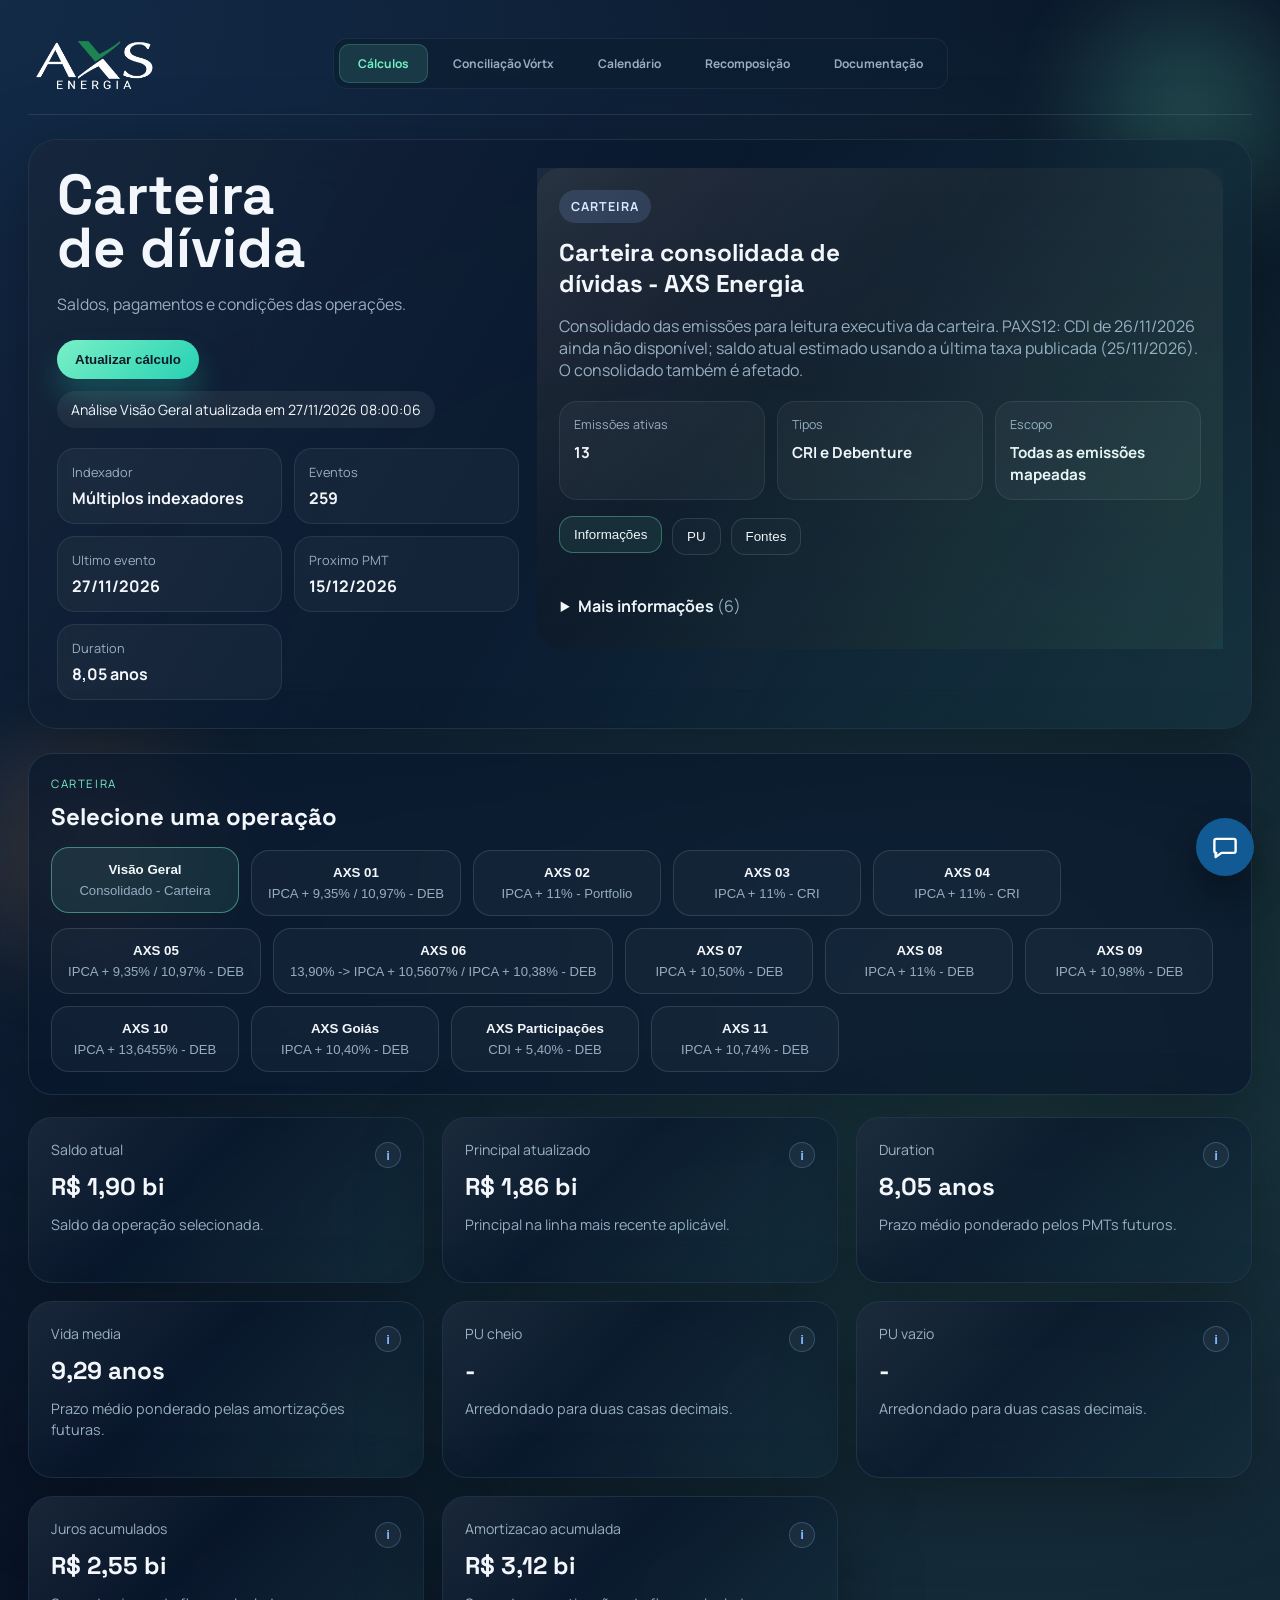
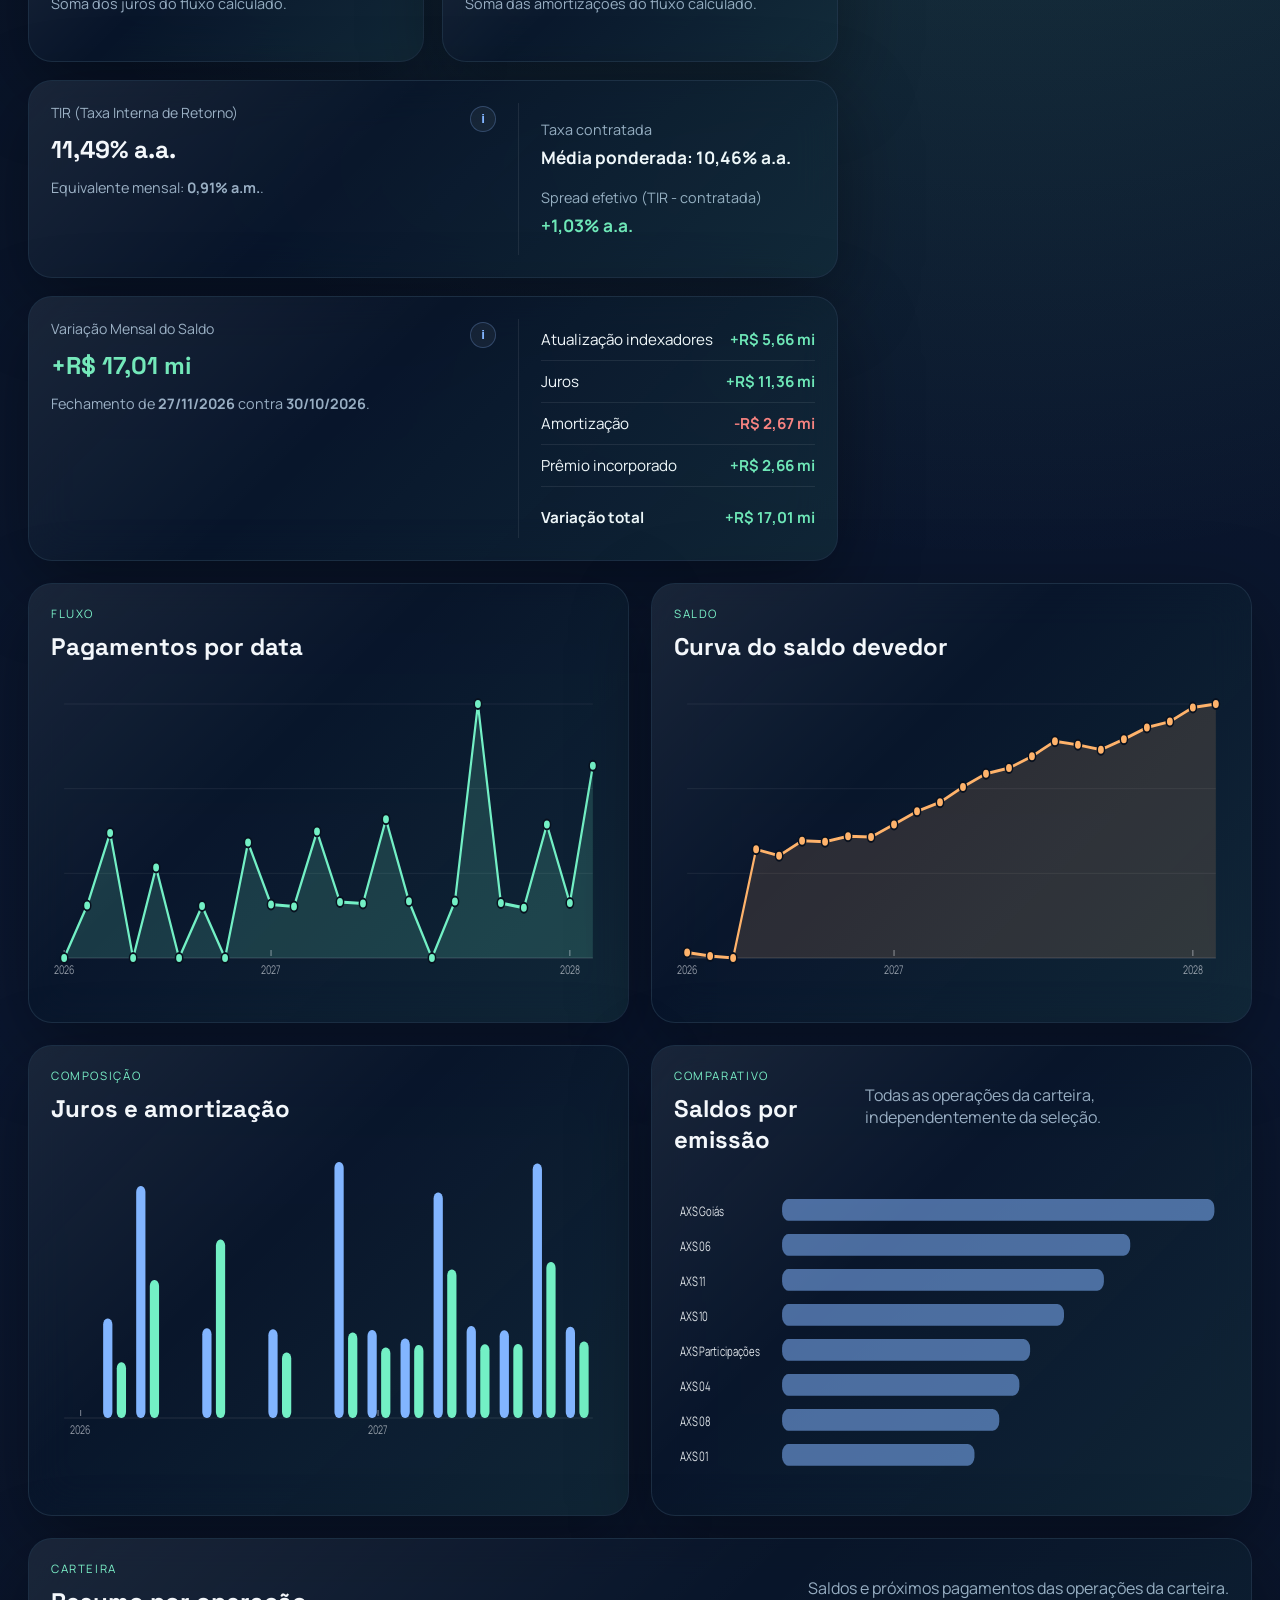
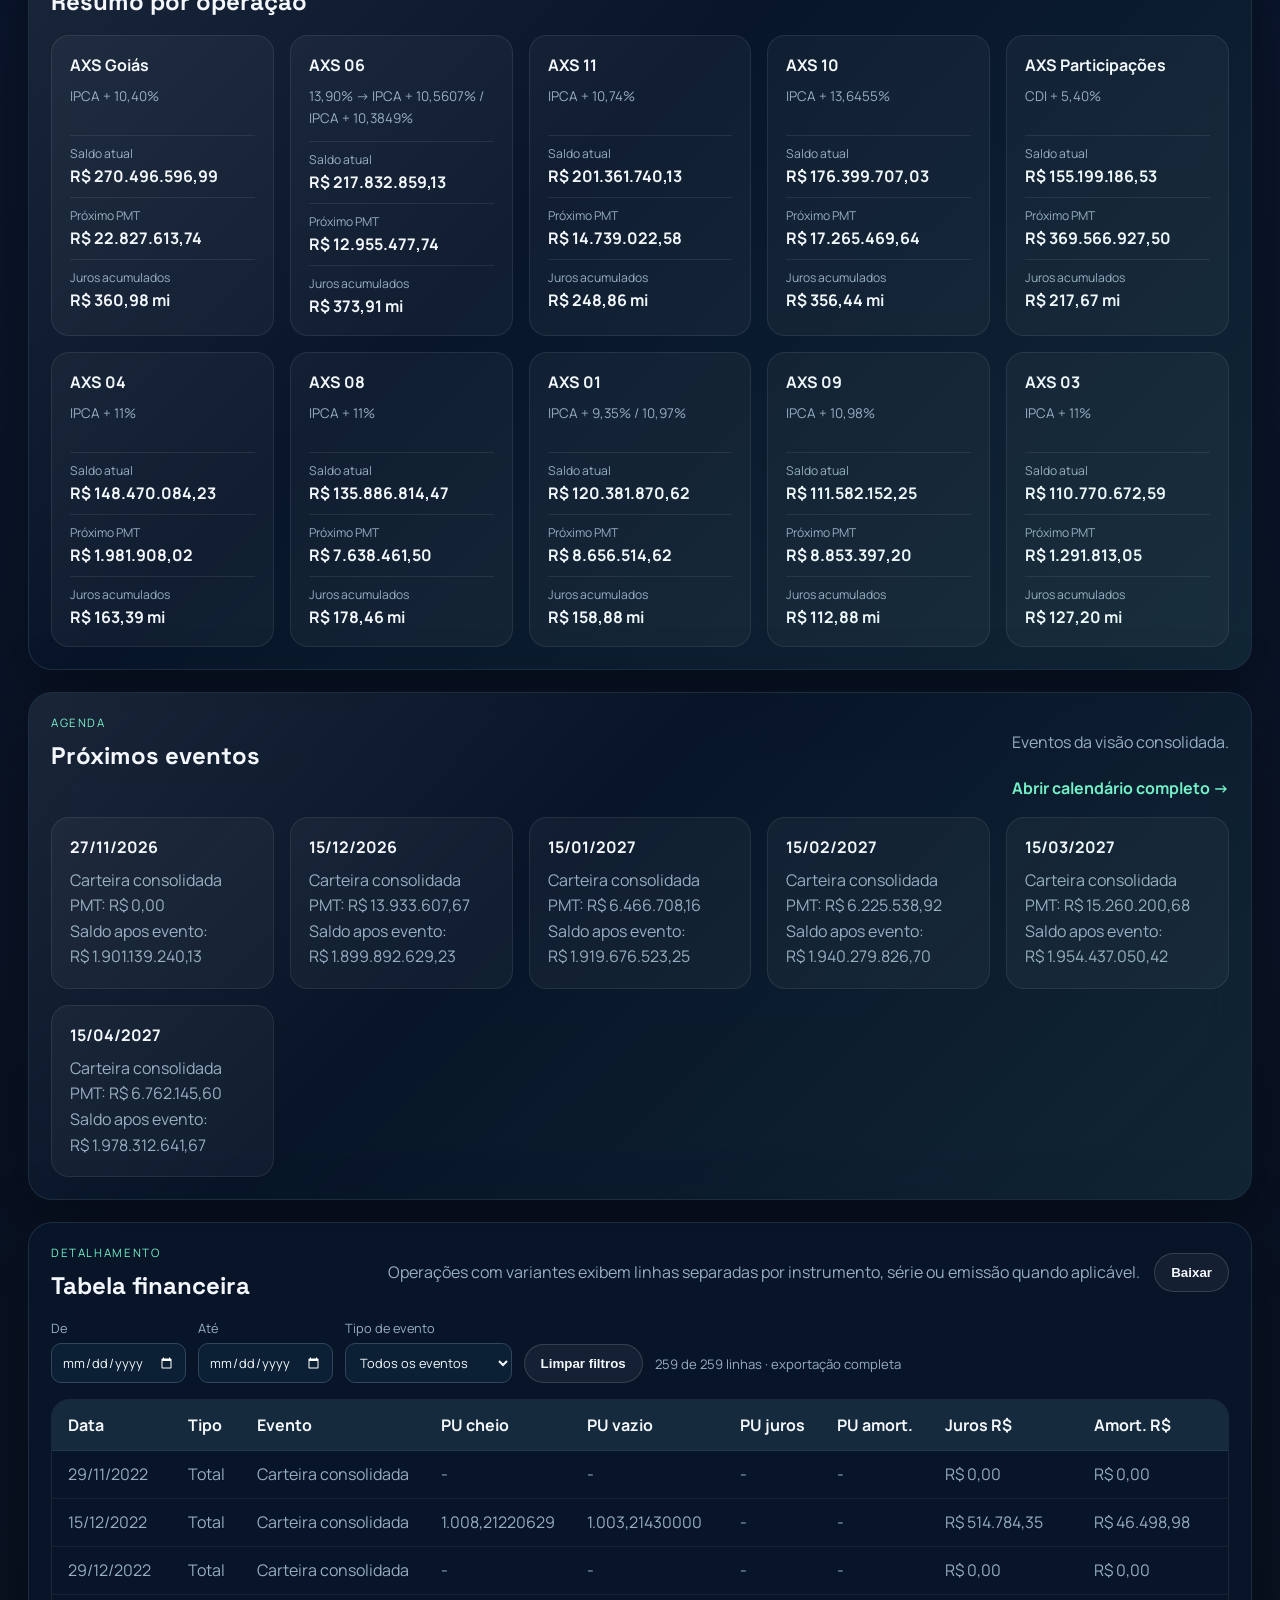
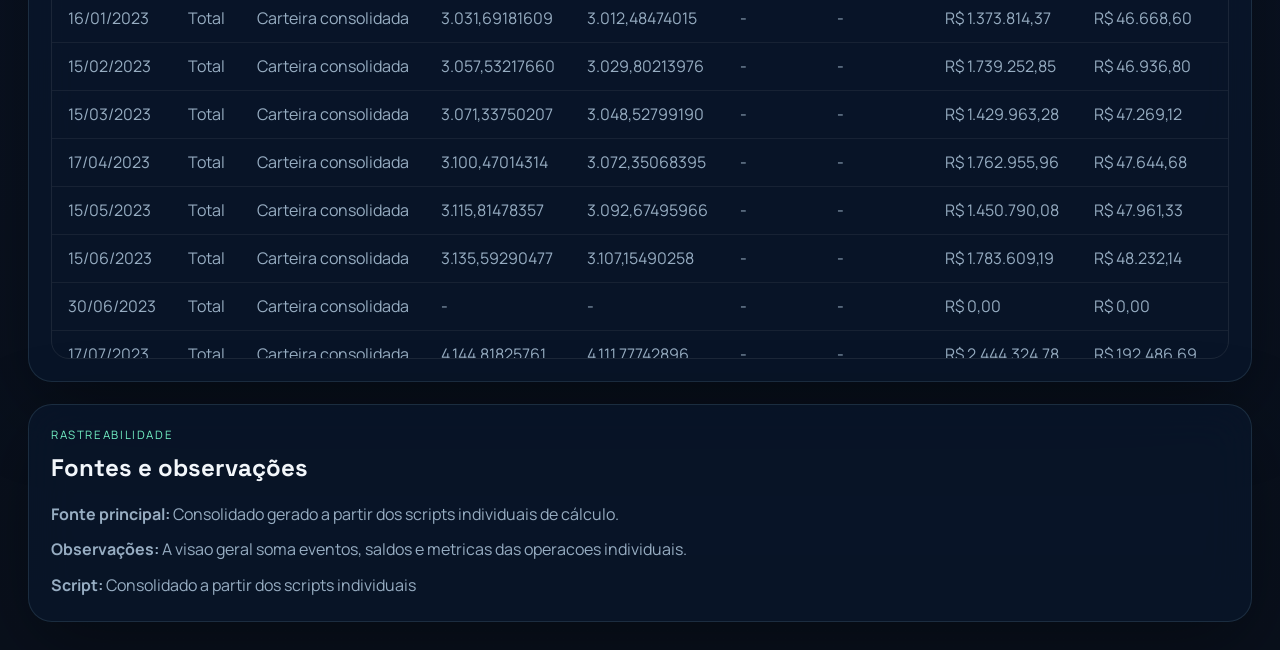
<file: docs/index.html>
﻿<!DOCTYPE html>
<html lang="pt-BR">
<head>
  <meta charset="UTF-8">
  <meta name="viewport" content="width=device-width, initial-scale=1.0">
  <title>Controle de d&iacute;vida - AXS Energia</title>
  <link rel="preconnect" href="https://fonts.googleapis.com">
  <link rel="preconnect" href="https://fonts.gstatic.com" crossorigin>
  <link href="https://fonts.googleapis.com/css2?family=Space+Grotesk:wght@400;500;700&family=Manrope:wght@400;500;600;700;800&display=swap" rel="stylesheet">
  <link rel="stylesheet" href="./dashboard.css">
  <link rel="stylesheet" href="./navigation.css">
</head>
<body>
  <div class="page-shell">
    <nav class="workspace-nav" aria-label="Áreas do dashboard"><a class="workspace-brand" href="./index.html" aria-label="AXS Energia · página inicial"><img src="./axs-logo-header.png" alt="AXS Energia" width="126" height="62"></a><div><a href="./index.html" aria-current="page">Cálculos</a><a href="./vortx.html">Conciliação Vórtx</a><a href="./calendario.html">Calendário</a><a href="./recomposicao.html">Recomposição</a><a href="./documentos.html">Documentação</a></div></nav>
    <div class="ambient ambient-a"></div>
    <div class="ambient ambient-b"></div>

    <header class="hero">
      <div class="hero-copy">

        <h1>Carteira de dívida</h1>
        <p class="hero-text">
          Saldos, pagamentos e condições das operações.
        </p>
        <div class="hero-actions">
          <button id="refreshButton" class="primary-button" type="button">Atualizar cálculo</button>
          <span id="statusPill" class="status-pill">Carregando operações...</span>
        </div>
        <div id="heroMiniMetrics" class="hero-mini-metrics"></div>
      </div>

      <section class="instrument-panel tilt-card">
        <div class="instrument-header">
          <span id="operationBadge" class="badge-pill">Carteira</span>
          <h2 id="activeOperationName">Selecionando operação...</h2>
          <p id="activeOperationDescription" class="highlight-text">Carregando informações.</p>
        </div>

        <div id="identityGrid" class="identity-grid"></div>

        <div class="info-tabs">
          <button class="info-tab active" data-panel="overview" type="button">Informações</button>
          <button class="info-tab" data-panel="pu" type="button">PU</button>
          <button class="info-tab" data-panel="sources" type="button">Fontes</button>
        </div>

        <div id="infoPanelContent" class="info-panel-content"></div>
      </section>
    </header>

    <main class="content-grid">
      <section class="panel panel-wide">
        <div class="panel-header">
          <div>
            <p class="section-kicker">Carteira</p>
            <h2>Selecione uma operação</h2>
          </div>
        </div>
        <div id="operationTabs" class="operation-tabs"></div>
        <div id="variantSection" class="variant-section hidden">
          <div class="variant-header">
            <span id="variantHeaderTitle">Visão consolidada</span>
            <small id="variantHeaderNote">Sem seleção extra, o dashboard mostra o consolidado da emissão.</small>
          </div>
          <div id="variantTabs" class="variant-tabs"></div>
        </div>
      </section>

      <section id="metricsGrid" class="metrics-grid"></section>

      <section class="panel chart-panel tilt-card">
        <div class="panel-header">
          <div>
            <p class="section-kicker">Fluxo</p>
            <h2>Pagamentos por data</h2>
          </div>
        </div>
        <div class="chart-wrap">
          <svg id="paymentsChart" class="chart-svg" viewBox="0 0 760 320" preserveAspectRatio="none"></svg>
          <div id="paymentsTooltip" class="chart-tooltip hidden"></div>
        </div>
      </section>

      <section class="panel chart-panel tilt-card">
        <div class="panel-header">
          <div>
            <p class="section-kicker">Saldo</p>
            <h2>Curva do saldo devedor</h2>
          </div>

        </div>
        <div class="chart-wrap">
          <svg id="balanceChart" class="chart-svg" viewBox="0 0 760 320" preserveAspectRatio="none"></svg>
          <div id="balanceTooltip" class="chart-tooltip hidden"></div>
        </div>
      </section>

      <section class="panel chart-panel tilt-card">
        <div class="panel-header">
          <div>
            <p class="section-kicker">Composição</p>
            <h2>Juros e amortização</h2>
          </div>

        </div>
        <div class="chart-wrap">
          <svg id="compositionChart" class="chart-svg" viewBox="0 0 760 320" preserveAspectRatio="none"></svg>
          <div id="compositionTooltip" class="chart-tooltip hidden"></div>
        </div>
      </section>

      <section class="panel chart-panel tilt-card">
        <div class="panel-header">
          <div>
            <p class="section-kicker">Comparativo</p>
            <h2>Saldos por emissão</h2>
          </div>
          <p class="section-note">Todas as operações da carteira, independentemente da seleção.</p>
        </div>
        <div class="chart-wrap">
          <svg id="comparisonChart" class="chart-svg" viewBox="0 0 760 320" preserveAspectRatio="none"></svg>
          <div id="comparisonTooltip" class="chart-tooltip hidden"></div>
        </div>
      </section>

      <section id="portfolioSummary" class="panel panel-wide tilt-card">
        <div class="panel-header">
          <div>
            <p class="section-kicker">Carteira</p>
            <h2>Resumo por operação</h2>
          </div>
          <p class="section-note">Saldos e próximos pagamentos das operações da carteira.</p>

        </div>
        <div id="comparisonCards" class="comparison-cards"></div>
      </section>

      <section class="panel panel-wide tilt-card">
        <div class="panel-header">
          <div>
            <p class="section-kicker">Agenda</p>
            <h2>Próximos eventos</h2>
          </div>
          <div><p id="timelineScope" class="section-note"></p><a class="calendar-link" href="./calendario.html">Abrir calendário completo →</a></div>

        </div>
        <div id="timeline" class="timeline"></div>
      </section>

      <section class="panel panel-wide">
        <div class="panel-header">
          <div>
            <p class="section-kicker">Detalhamento</p>
            <h2 id="detailViewTitle">Tabela financeira</h2>
            <div id="detailViewTabs" class="detail-view-tabs hidden"></div>
          </div>
          <div class="panel-actions">
            <p id="detailViewNote" class="section-note">Operações com variantes exibem linhas separadas por instrumento, série ou emissão quando aplicável.</p>
            <div class="download-menu">
              <button id="downloadTableButton" class="secondary-button" type="button">Baixar</button>
              <div id="downloadTableOptions" class="download-options hidden">
                <button id="downloadCsvButton" type="button">CSV</button>
                <button id="downloadExcelButton" type="button">Excel</button>
              </div>
            </div>
          </div>
        </div>
        <div class="table-filters" aria-label="Filtros da tabela">
          <label>De <input type="date" id="tableDateFrom"></label>
          <label>Até <input type="date" id="tableDateTo"></label>
          <label>Tipo de evento <select id="tableEvent"><option value="">Todos os eventos</option></select></label>
          <button type="button" class="secondary-button" id="tableClear">Limpar filtros</button>
          <span id="tableCount" role="status" aria-live="polite"></span>
        </div>
        <div class="table-shell" id="tableScroll" tabindex="0" aria-label="Tabela de dados financeiros; role para ver mais linhas">
          <table class="data-table">
            <thead>
              <tr>
                <th>Data</th>
                <th>Tipo</th>
                <th>Evento</th>
                <th>PU cheio</th>
                <th>PU vazio</th>
                <th>PU juros</th>
                <th>PU amort.</th>
                <th>Juros R$</th>
                <th>Amort. R$</th>
                <th>PMT total</th>
                <th>Principal</th>
                <th>Saldo</th>
              </tr>
            </thead>
            <tbody id="eventsTableBody"></tbody>
          </table>
        </div>
      </section>

      <section class="panel panel-wide source-panel">
        <div class="panel-header">
          <div>
            <p class="section-kicker">Rastreabilidade</p>
            <h2>Fontes e observações</h2>
          </div>
        </div>
        <div id="sourceInfo" class="source-info"></div>
      </section>
    </main>
  </div>

  <script src="./dashboard.js"></script>
  <script src="./chat-widget.js"></script>
</body>
</html>
</file>
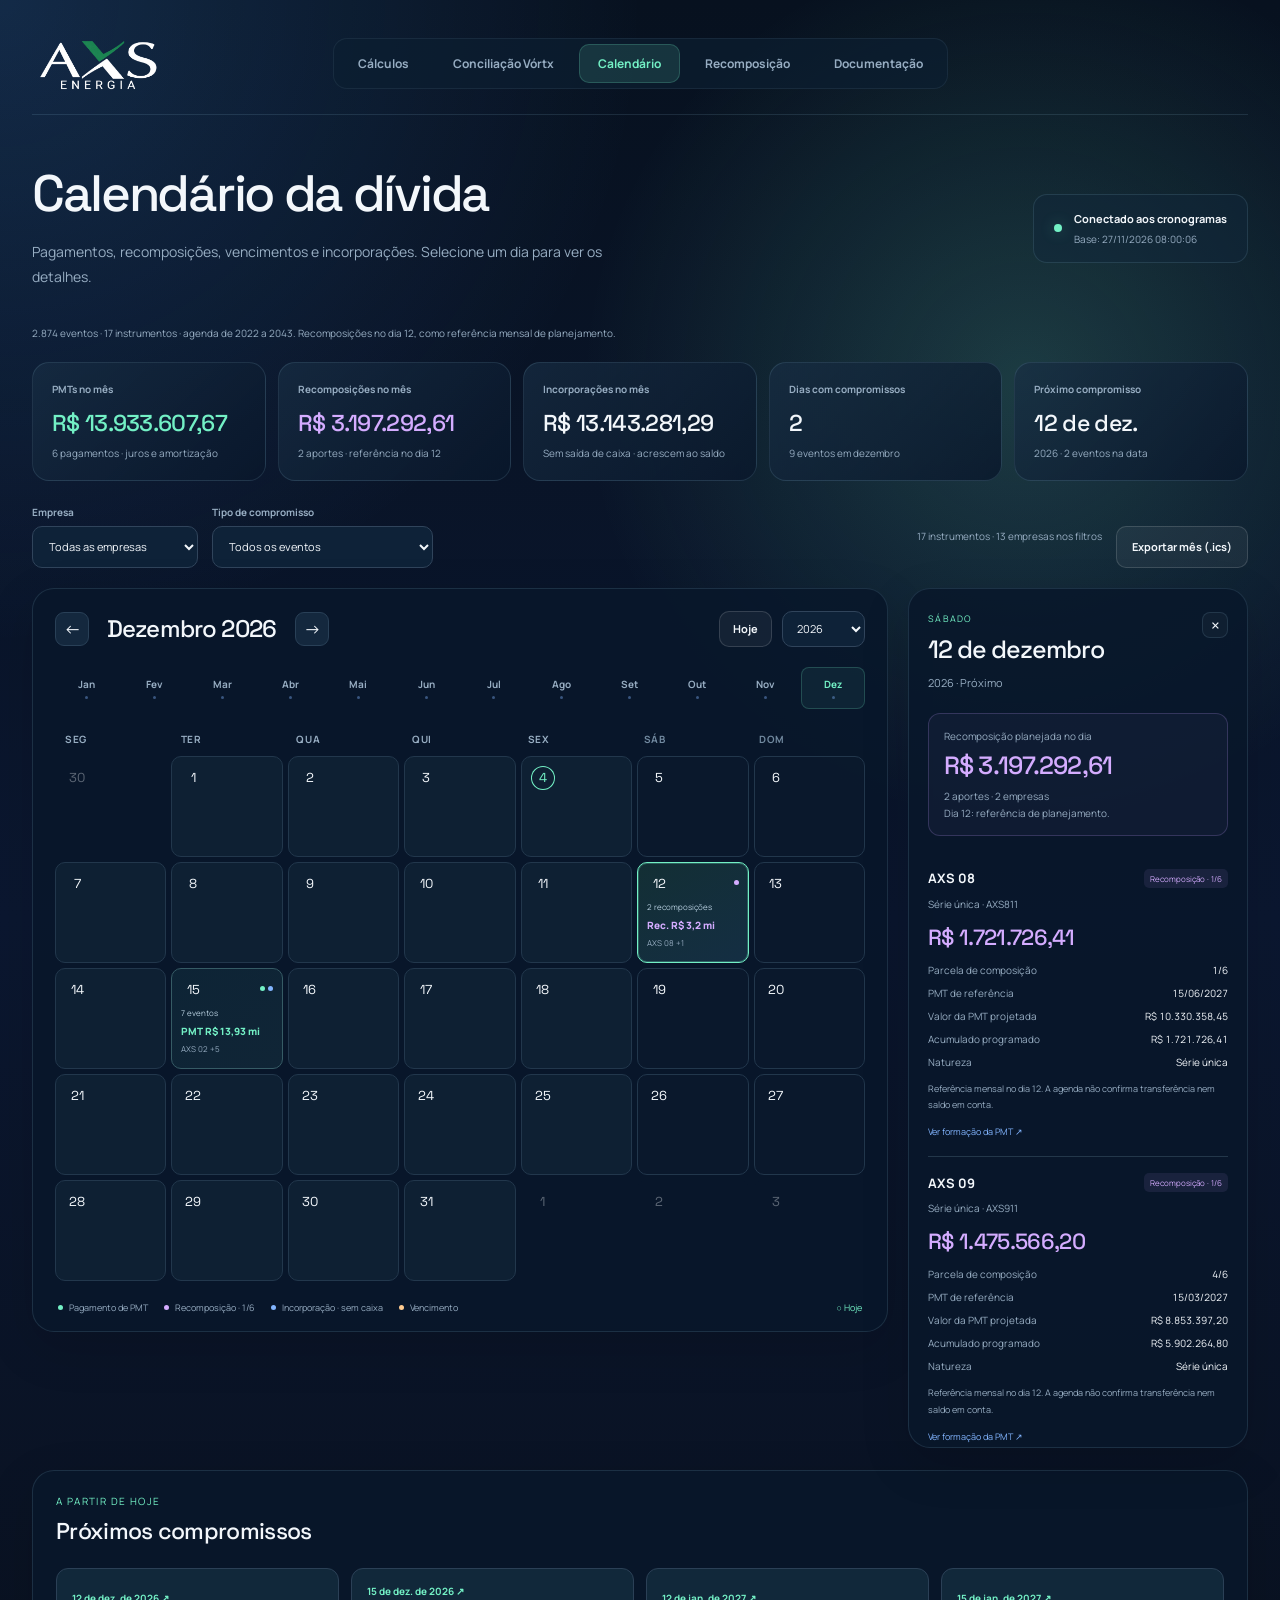
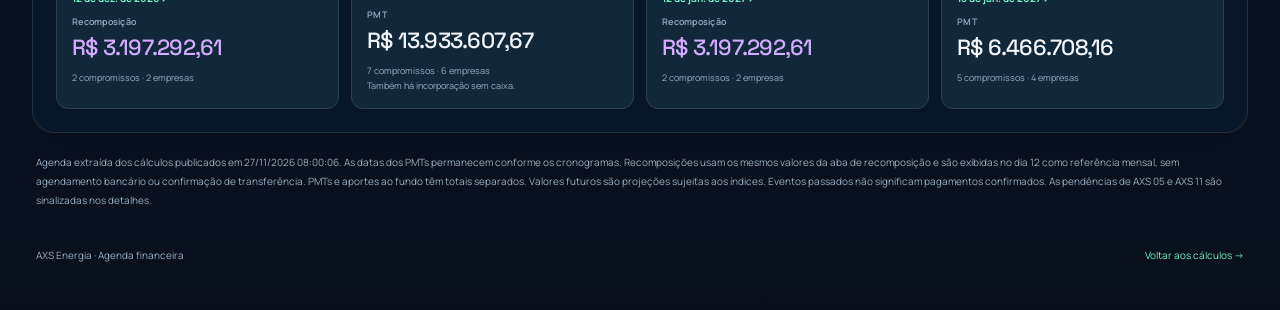
<file: docs/calendario.html>
<!doctype html>
<html lang="pt-BR"><head>
  <meta charset="utf-8"><meta name="viewport" content="width=device-width,initial-scale=1">
  <title>Calendário · AXS Energia</title>
  <link rel="preconnect" href="https://fonts.googleapis.com"><link rel="preconnect" href="https://fonts.gstatic.com" crossorigin>
  <link href="https://fonts.googleapis.com/css2?family=Space+Grotesk:wght@400;500;700&family=Manrope:wght@400;500;600;700;800&display=swap" rel="stylesheet">
  <link rel="stylesheet" href="./dashboard.css"><link rel="stylesheet" href="./calendario.css"><link rel="stylesheet" href="./navigation.css">
  <script defer src="./calendario-core.js"></script><script defer src="./calendario.js"></script>
</head><body class="calendar-page"><div class="calendar-shell">
  <nav class="workspace-nav" aria-label="Áreas do dashboard"><a class="workspace-brand" href="./index.html" aria-label="AXS Energia · página inicial"><img src="./axs-logo-header.png" alt="AXS Energia" width="126" height="62"></a><div><a href="./index.html">Cálculos</a><a href="./vortx.html">Conciliação Vórtx</a><a href="./calendario.html" aria-current="page">Calendário</a><a href="./recomposicao.html">Recomposição</a><a href="./documentos.html">Documentação</a></div></nav>
  <header class="calendar-hero"><div><h1>Calendário da dívida</h1><p>Pagamentos, recomposições, vencimentos e incorporações. Selecione um dia para ver os detalhes.</p></div><div class="hero-stamp"><span class="stamp-dot"></span><div><strong>Conectado aos cronogramas</strong><small id="generationDate">Carregando agenda…</small></div></div></header>
  <p id="calendarStatus" role="status" aria-live="polite" class="calendar-status">Preparando o calendário…</p>
  <main id="calendarContent" hidden>
    <section class="calendar-metrics" id="calendarMetrics" aria-label="Resumo do mês"></section>
    <div class="calendar-filters"><label>Empresa<select id="companyFilter"><option value="">Todas as empresas</option></select></label><label>Tipo de compromisso<select id="typeFilter"><option value="">Todos os eventos</option><option value="payment">Pagamentos de PMT</option><option value="recomposition">Recomposições de fundo · 1/6</option><option value="incorporation">Incorporações · sem caixa</option><option value="maturity">Vencimentos</option></select></label><span id="filterScope"></span><button type="button" id="exportCalendar" class="secondary-button">Exportar mês (.ics)</button></div>
    <div class="calendar-layout">
      <section class="calendar-board" aria-label="Calendário mensal">
        <div class="month-heading"><div class="month-navigator"><button type="button" id="previousMonth" aria-label="Mês anterior">←</button><h2 id="monthTitle"></h2><button type="button" id="nextMonth" aria-label="Próximo mês">→</button></div><div class="month-tools"><button type="button" id="todayButton" class="secondary-button">Hoje</button><label class="year-label"><span class="sr-only">Ano</span><select id="yearSelect" aria-label="Ano"></select></label></div></div>
        <div class="month-strip" id="monthStrip" aria-label="Meses do ano"></div>
        <div class="weekdays" aria-hidden="true"><span>Seg</span><span>Ter</span><span>Qua</span><span>Qui</span><span>Sex</span><span>Sáb</span><span>Dom</span></div>
        <div id="monthGrid" class="month-grid" role="group" aria-label="Dias do mês"></div>
        <div class="calendar-legend"><span><i class="dot payment"></i>Pagamento de PMT</span><span><i class="dot recomposition"></i>Recomposição · 1/6</span><span><i class="dot incorporation"></i>Incorporação · sem caixa</span><span><i class="dot maturity"></i>Vencimento</span><span class="today-legend">○ Hoje</span></div>
      </section>
      <aside class="day-panel" id="dayPanel" aria-label="Detalhamento do dia"><div class="day-panel-header"><div><p id="selectedWeekday" class="section-kicker"></p><h2 id="selectedDayTitle"></h2><span id="selectedDayYear"></span></div><button type="button" id="closeDay" aria-label="Recolher detalhe do dia">×</button></div><div id="dayContent" aria-live="polite"></div></aside>
    </div>
    <section class="upcoming-panel"><div><p class="section-kicker">A partir de hoje</p><h2>Próximos compromissos</h2></div><div id="upcomingList" class="upcoming-list"></div></section>
    <p class="calendar-note" id="calendarNote"></p>
  </main>
  <footer class="calendar-footer"><span>AXS Energia · Agenda financeira</span><a href="./index.html">Voltar aos cálculos →</a></footer>
</div></body></html>
</file>
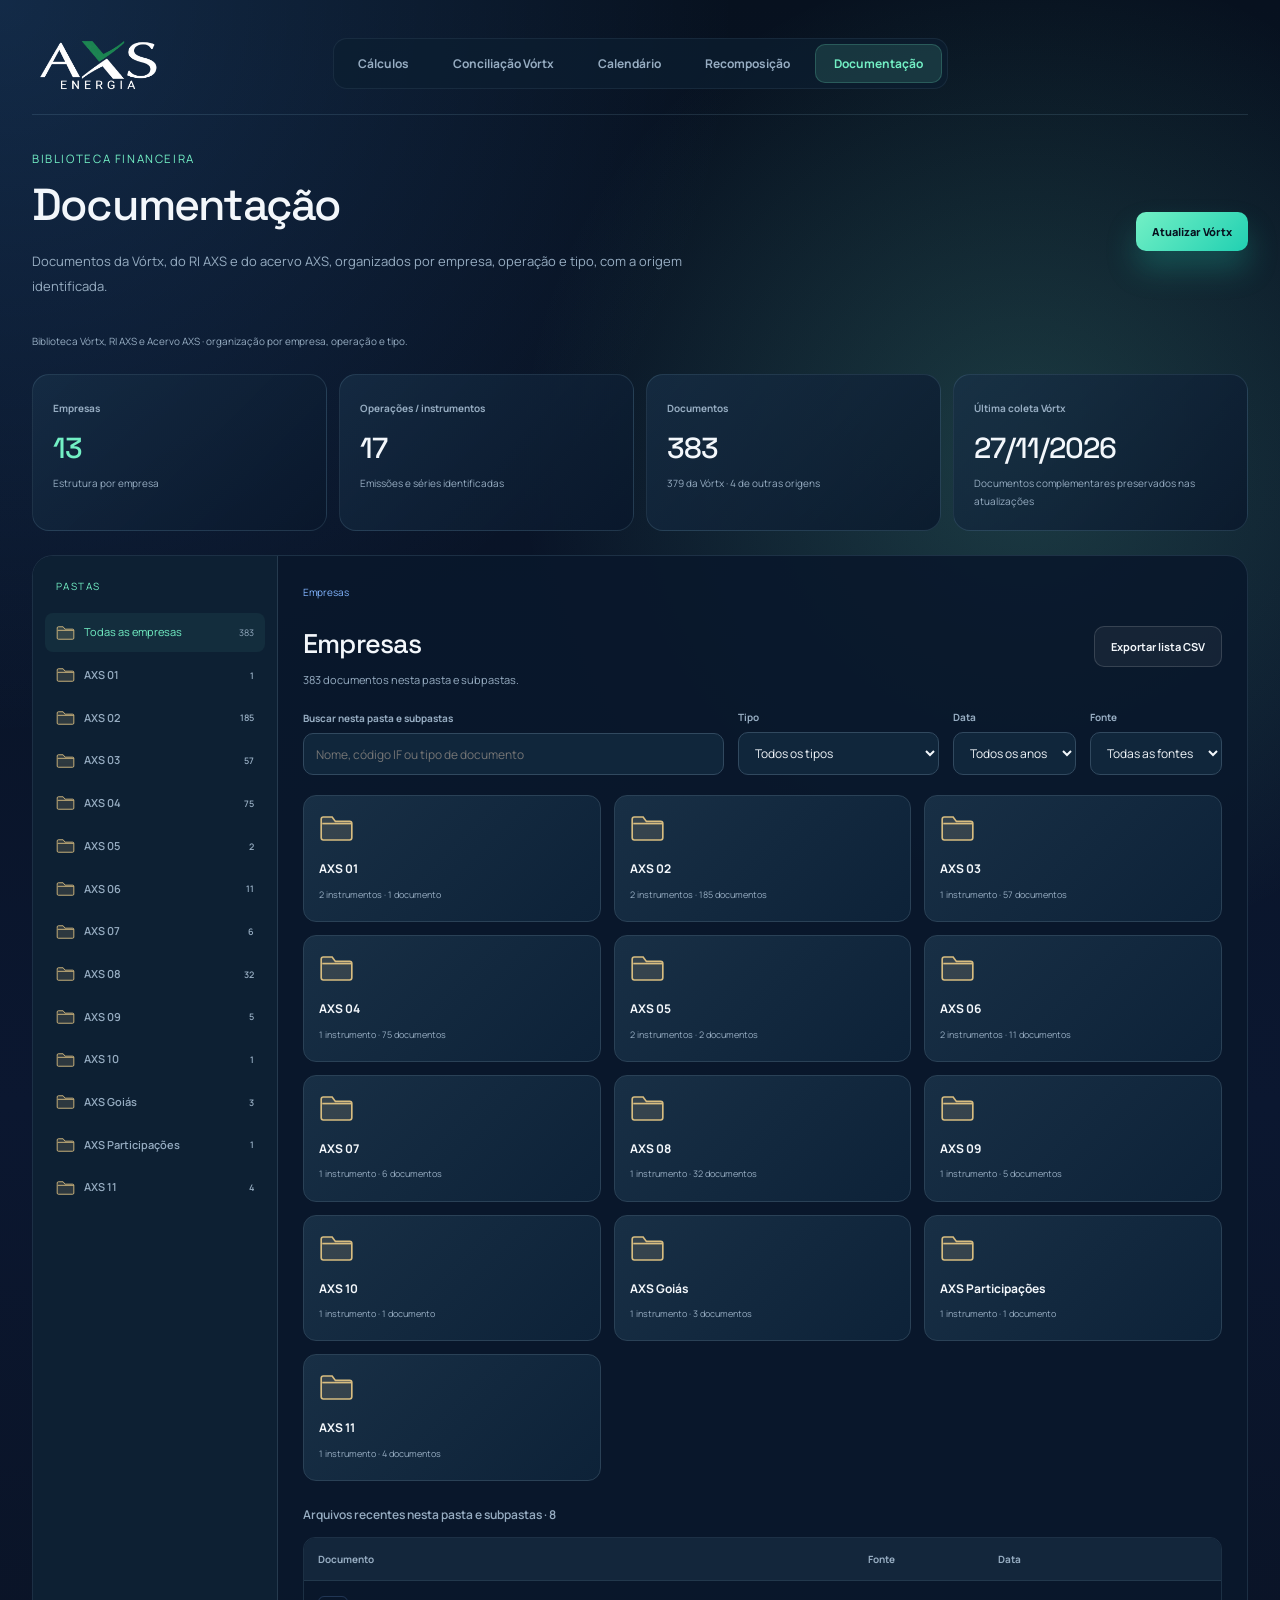
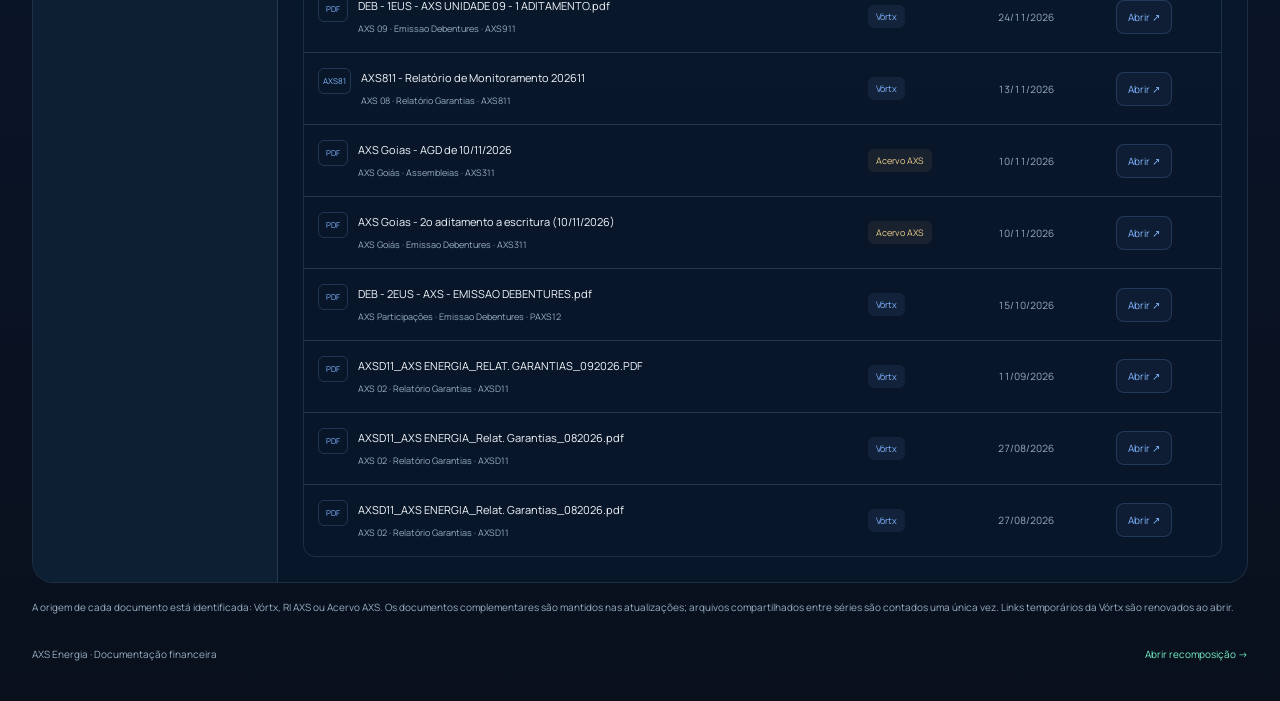
<file: docs/documentos.html>
<!doctype html><html lang="pt-BR"><head><meta charset="utf-8"><meta name="viewport" content="width=device-width,initial-scale=1"><title>Documentação · AXS Energia</title><link rel="preconnect" href="https://fonts.googleapis.com"><link rel="preconnect" href="https://fonts.gstatic.com" crossorigin><link href="https://fonts.googleapis.com/css2?family=Space+Grotesk:wght@400;500;700&family=Manrope:wght@400;500;600;700;800&display=swap" rel="stylesheet"><link rel="stylesheet" href="./dashboard.css"><link rel="stylesheet" href="./finance-pages.css"><link rel="stylesheet" href="./documentos.css"><link rel="stylesheet" href="./navigation.css"><script defer src="./finance-common.js"></script><script defer src="./documents-core.js"></script><script defer src="./documentos.js"></script></head><body class="finance-page"><div class="finance-shell"><nav class="workspace-nav" aria-label="Áreas do dashboard"><a class="workspace-brand" href="./index.html" aria-label="AXS Energia · página inicial"><img src="./axs-logo-header.png" alt="AXS Energia" width="126" height="62"></a><div><a href="./index.html">Cálculos</a><a href="./vortx.html">Conciliação Vórtx</a><a href="./calendario.html">Calendário</a><a href="./recomposicao.html">Recomposição</a><a href="./documentos.html" aria-current="page">Documentação</a></div></nav>
<header class="finance-hero"><div><p class="section-kicker">Biblioteca financeira</p><h1>Documentação</h1><p>Documentos da Vórtx, do RI AXS e do acervo AXS, organizados por empresa, operação e tipo, com a origem identificada.</p></div><button id="refreshDocuments" class="primary-button" type="button" disabled>Atualizar Vórtx</button></header><p id="documentStatus" class="finance-status" role="status" aria-live="polite">Carregando biblioteca…</p>
<main id="documentContent" hidden><section class="finance-metrics" id="documentMetrics" aria-label="Resumo da biblioteca"></section><section class="document-workspace"><aside class="folder-sidebar"><p class="section-kicker">Pastas</p><nav id="folderTree" aria-label="Árvore de empresas e operações"></nav></aside><div class="folder-browser"><nav id="folderBreadcrumb" class="folder-breadcrumb" aria-label="Caminho da pasta"></nav><div class="folder-heading"><div><h2 id="folderTitle">Empresas</h2><p id="folderDescription"></p></div><button id="exportDocuments" type="button" class="secondary-button">Exportar lista CSV</button></div><div class="finance-toolbar document-search"><label>Buscar nesta pasta e subpastas<input type="search" id="documentSearch" placeholder="Nome, código IF ou tipo de documento"></label><label>Tipo<select id="documentType"><option value="">Todos os tipos</option></select></label><label>Data<select id="documentYear"><option value="">Todos os anos</option></select></label><label>Fonte<select id="documentSource"><option value="">Todas as fontes</option><option value="vortx">Vórtx</option><option value="axs_ri">RI AXS</option><option value="axs_archive">Acervo AXS</option></select></label></div><div id="folderActions" class="folder-actions"></div><div id="folderGrid" class="folder-grid"></div><div id="fileArea"></div><div id="documentEmpty" class="document-empty" hidden></div></div></section><p class="finance-note">A origem de cada documento está identificada: Vórtx, RI AXS ou Acervo AXS. Os documentos complementares são mantidos nas atualizações; arquivos compartilhados entre séries são contados uma única vez. Links temporários da Vórtx são renovados ao abrir.</p></main>
<dialog id="fileDetails" class="file-dialog"><div class="file-dialog-heading"><span class="finance-tag" id="fileSource">Origem do documento</span><button type="button" id="closeFile" aria-label="Fechar detalhes do documento">×</button></div><h2 id="fileTitle"></h2><dl class="finance-definition" id="fileDefinition"></dl><div id="fileLinks" class="file-dialog-links"></div><p class="finance-note" id="fileOriginNote"></p><p class="finance-note">A classificação por pasta não indica, por si só, qual versão contratual está vigente.</p></dialog>
<footer class="finance-footer"><span>AXS Energia · Documentação financeira</span><a href="./recomposicao.html">Abrir recomposição →</a></footer></div></body></html>
</file>
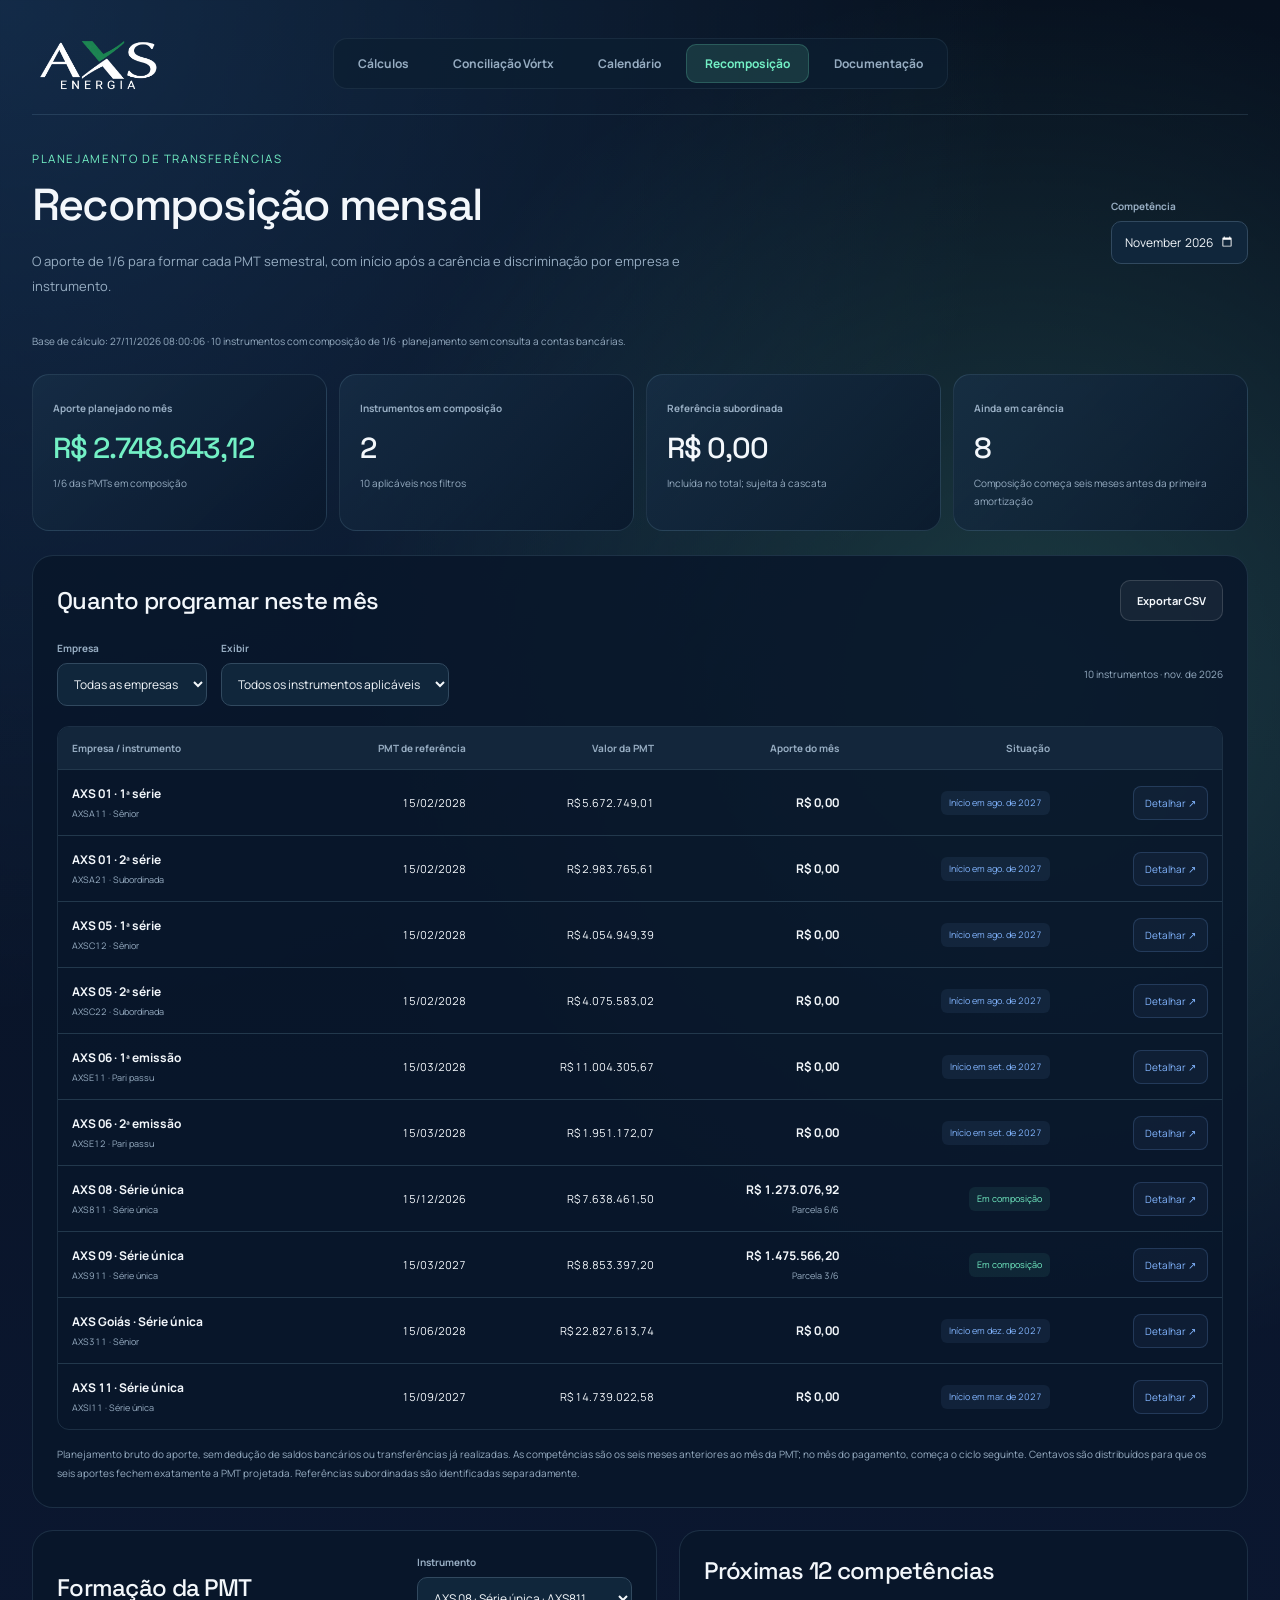
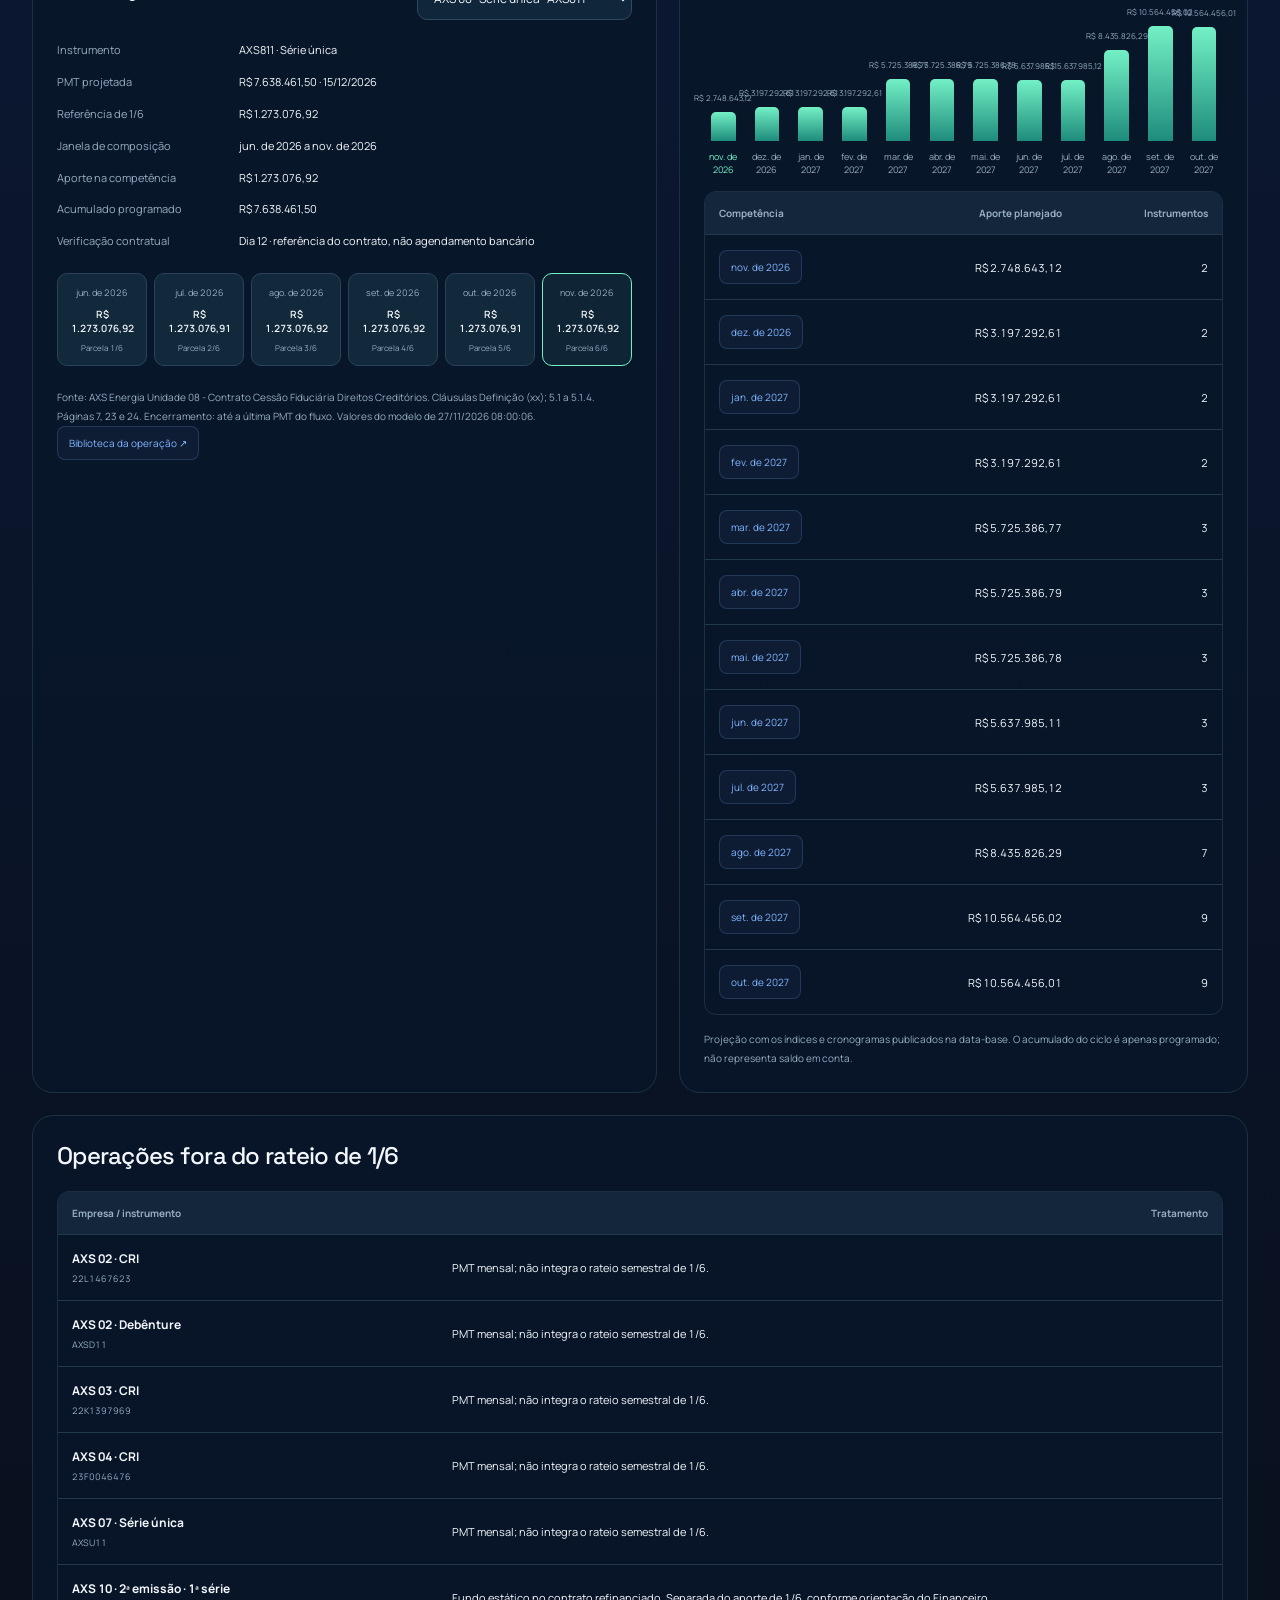
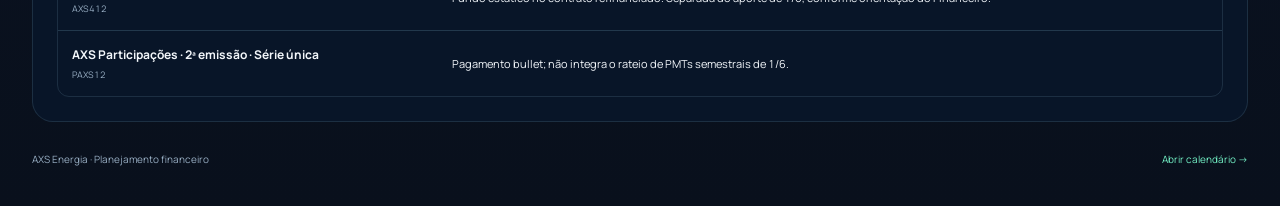
<file: docs/recomposicao.html>
<!doctype html><html lang="pt-BR"><head><meta charset="utf-8"><meta name="viewport" content="width=device-width,initial-scale=1"><title>Recomposição · AXS Energia</title><link rel="preconnect" href="https://fonts.googleapis.com"><link rel="preconnect" href="https://fonts.gstatic.com" crossorigin><link href="https://fonts.googleapis.com/css2?family=Space+Grotesk:wght@400;500;700&family=Manrope:wght@400;500;600;700;800&display=swap" rel="stylesheet"><link rel="stylesheet" href="./dashboard.css"><link rel="stylesheet" href="./finance-pages.css"><link rel="stylesheet" href="./navigation.css"><script defer src="./calendario-core.js"></script><script defer src="./finance-common.js"></script><script defer src="./recomposicao.js"></script></head>
<body class="finance-page"><div class="finance-shell"><nav class="workspace-nav" aria-label="Áreas do dashboard"><a class="workspace-brand" href="./index.html" aria-label="AXS Energia · página inicial"><img src="./axs-logo-header.png" alt="AXS Energia" width="126" height="62"></a><div><a href="./index.html">Cálculos</a><a href="./vortx.html">Conciliação Vórtx</a><a href="./calendario.html">Calendário</a><a href="./recomposicao.html" aria-current="page">Recomposição</a><a href="./documentos.html">Documentação</a></div></nav>
<header class="finance-hero"><div><p class="section-kicker">Planejamento de transferências</p><h1>Recomposição mensal</h1><p>O aporte de 1/6 para formar cada PMT semestral, com início após a carência e discriminação por empresa e instrumento.</p></div><label>Competência<input type="month" id="fundMonth"></label></header>
<p class="finance-status" id="fundStatus" role="status" aria-live="polite">Carregando planejamento…</p>
<main id="fundContent" hidden><section class="finance-metrics" id="fundMetrics" aria-label="Resumo da recomposição"></section>
<section class="finance-panel"><div class="finance-heading"><h2>Quanto programar neste mês</h2><button type="button" id="exportFunds" class="secondary-button">Exportar CSV</button></div><div class="finance-toolbar"><label>Empresa<select id="fundCompany"><option value="">Todas as empresas</option></select></label><label>Exibir<select id="fundFilter"><option value="all">Todos os instrumentos aplicáveis</option><option value="active">Com aporte na competência</option><option value="waiting">Em carência</option></select></label><span id="fundCount"></span></div><div class="finance-scroll"><table class="finance-table"><thead><tr><th>Empresa / instrumento</th><th>PMT de referência</th><th>Valor da PMT</th><th>Aporte do mês</th><th>Situação</th><th></th></tr></thead><tbody id="fundRows"></tbody></table></div><p class="finance-note">Planejamento bruto do aporte, sem dedução de saldos bancários ou transferências já realizadas. As competências são os seis meses anteriores ao mês da PMT; no mês do pagamento, começa o ciclo seguinte. Centavos são distribuídos para que os seis aportes fechem exatamente a PMT projetada. Referências subordinadas são identificadas separadamente.</p></section>
<div class="finance-split"><section class="finance-panel" id="fundDetail"><div class="finance-heading"><h2>Formação da PMT</h2><label>Instrumento<select id="fundInstrument"></select></label></div><div id="fundReview"></div><dl class="finance-definition" id="fundDefinition"></dl><div id="fundInstallments" class="installments"></div><p id="fundSource" class="finance-note"></p><a id="fundDocuments" class="finance-link-button" href="./documentos.html">Biblioteca da operação ↗</a></section>
<section class="finance-panel"><div class="finance-heading"><h2>Próximas 12 competências</h2></div><div id="fundChart" class="projection-chart" aria-label="Projeção mensal de aportes"></div><div class="finance-scroll"><table class="finance-table"><thead><tr><th>Competência</th><th>Aporte planejado</th><th>Instrumentos</th></tr></thead><tbody id="fundProjection"></tbody></table></div><p class="finance-note">Projeção com os índices e cronogramas publicados na data-base. O acumulado do ciclo é apenas programado; não representa saldo em conta.</p></section></div>
<section class="finance-panel"><div class="finance-heading"><h2>Operações fora do rateio de 1/6</h2></div><div class="finance-scroll"><table class="finance-table"><thead><tr><th>Empresa / instrumento</th><th>Tratamento</th></tr></thead><tbody id="fundExcluded"></tbody></table></div></section></main><footer class="finance-footer"><span>AXS Energia · Planejamento financeiro</span><a href="./calendario.html">Abrir calendário →</a></footer></div></body></html>
</file>
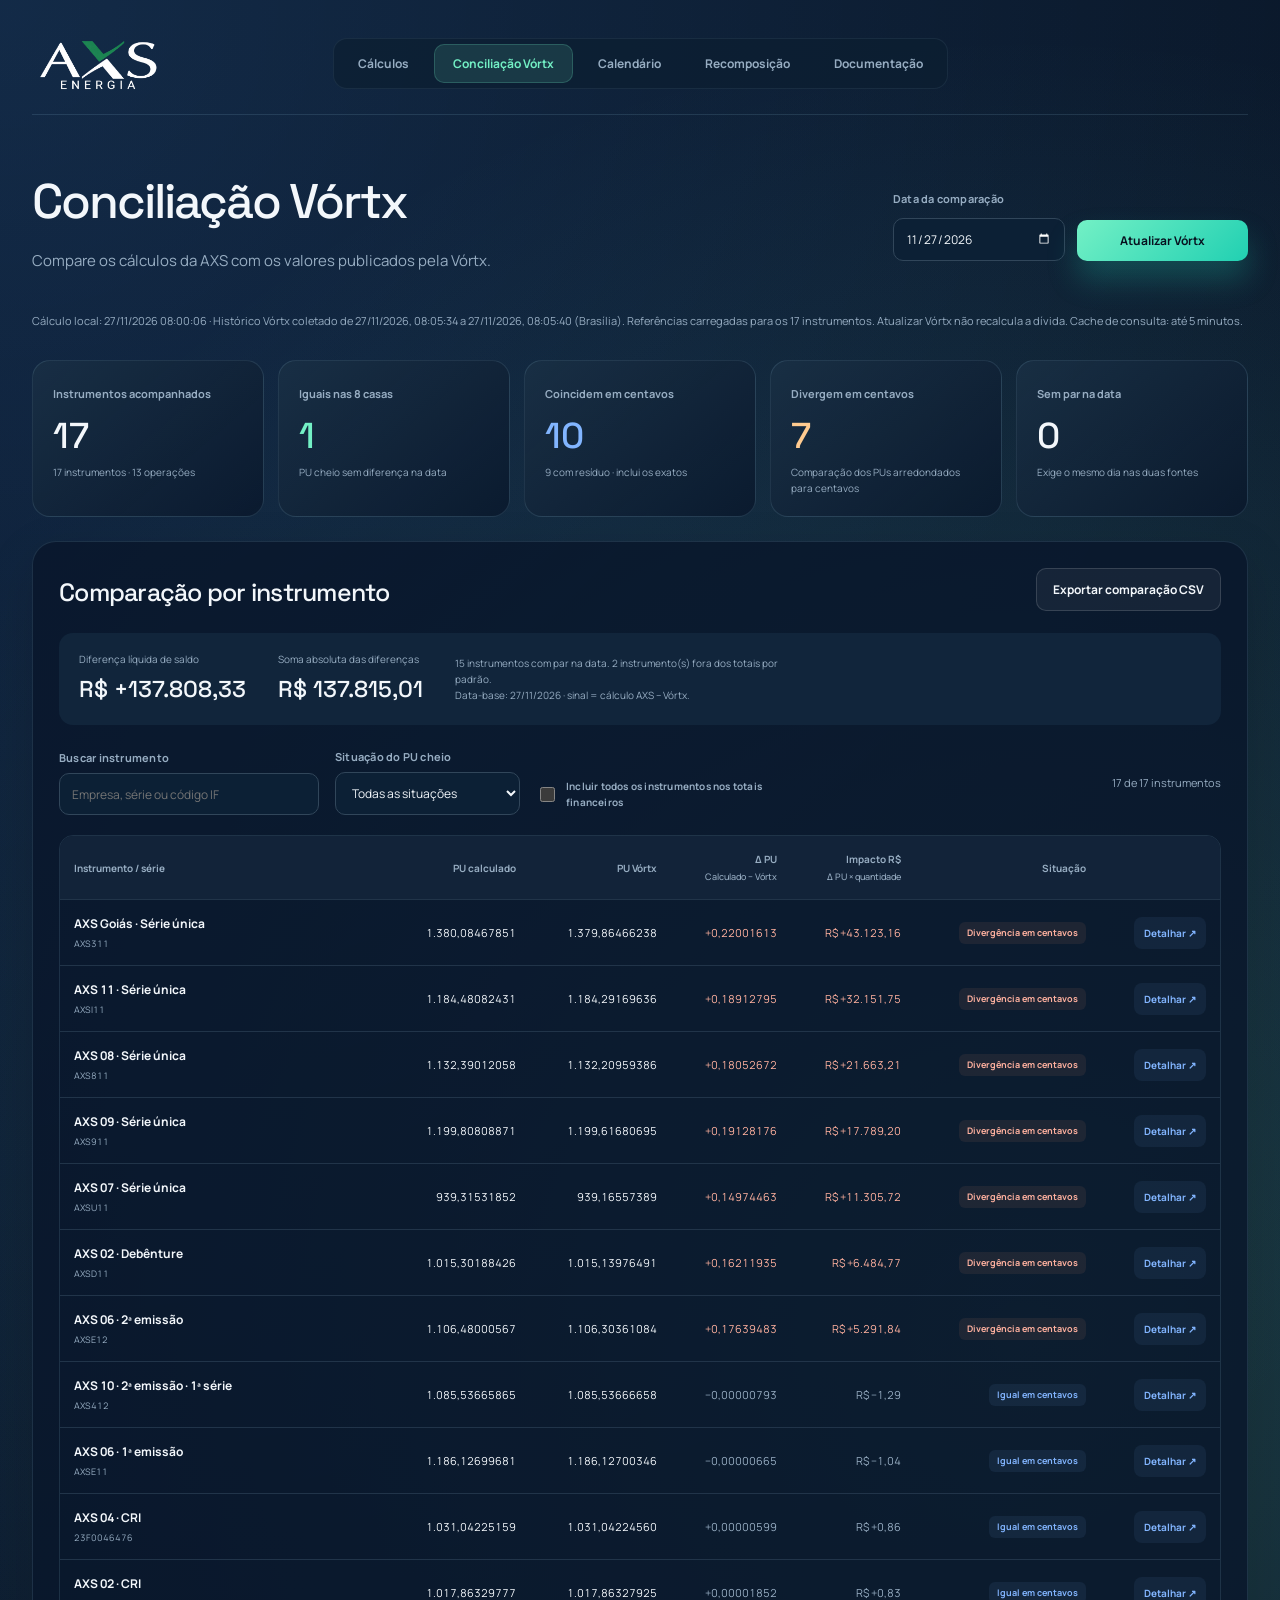
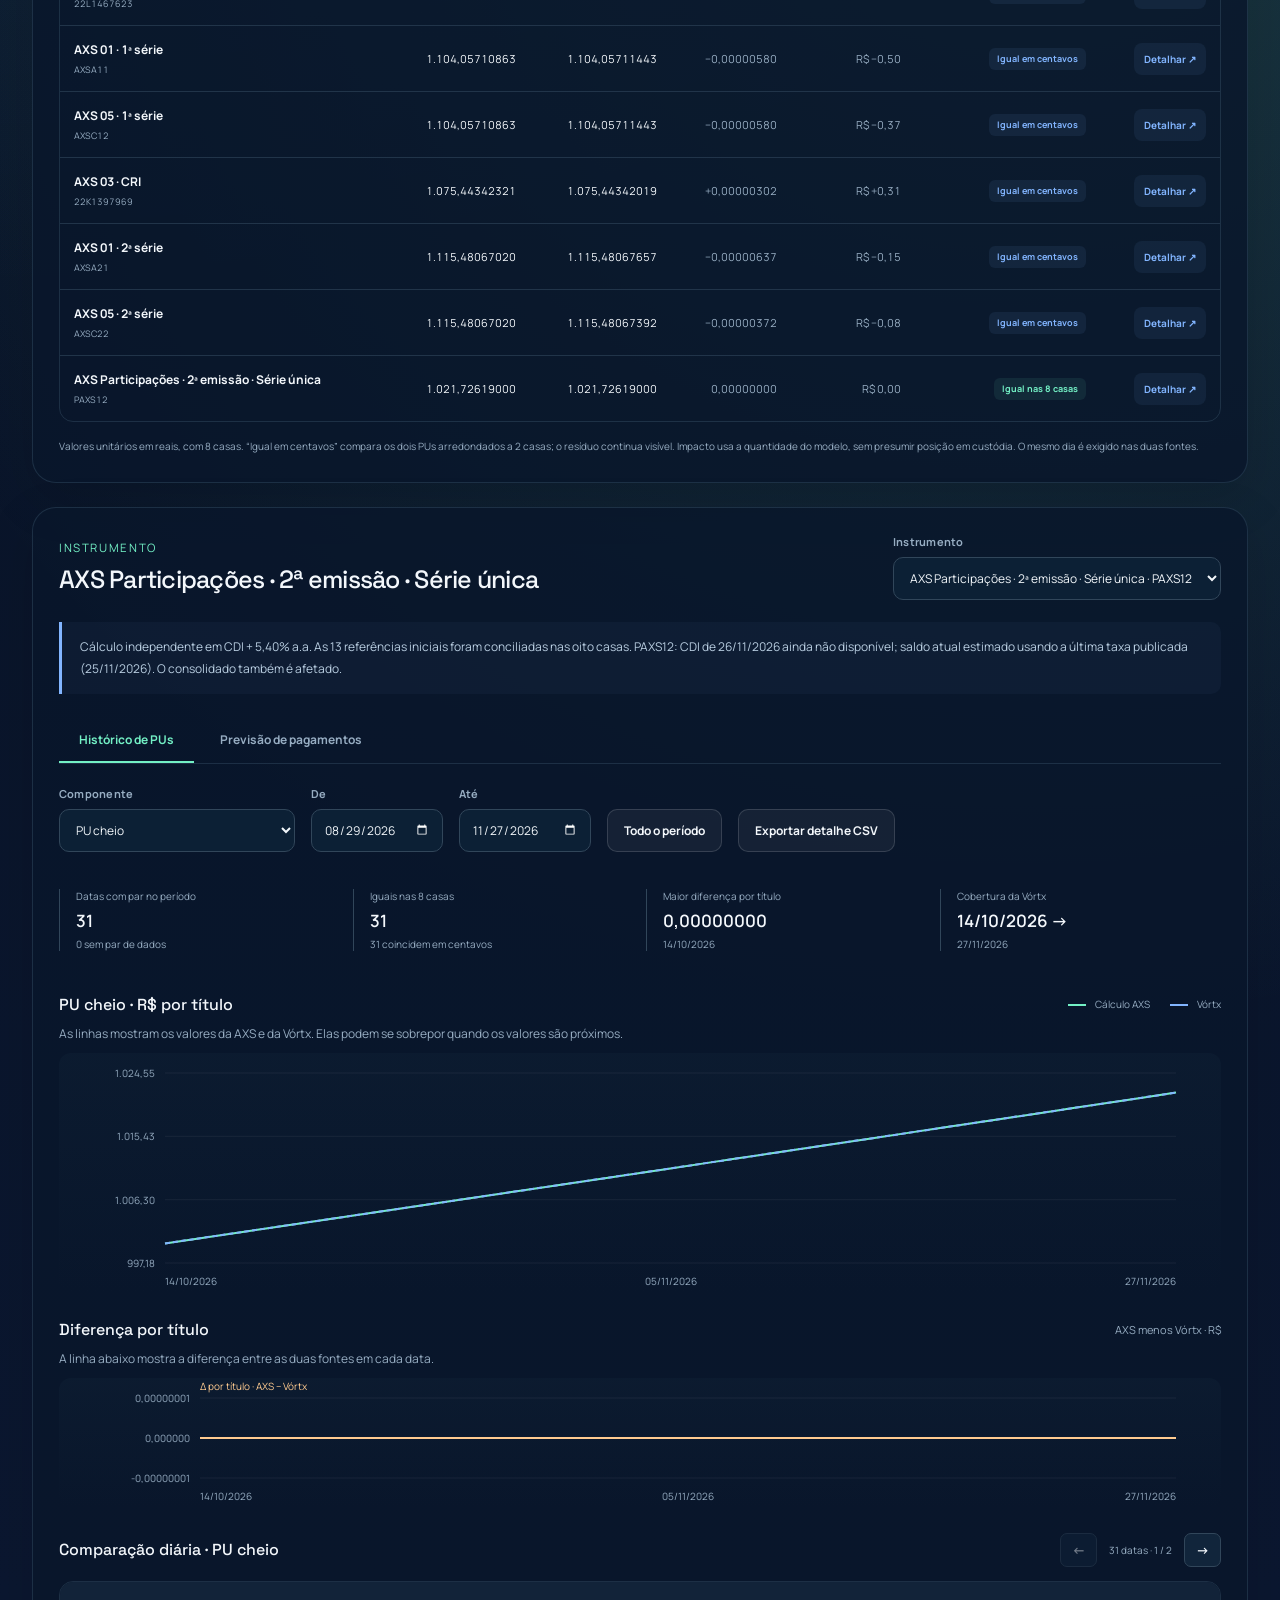
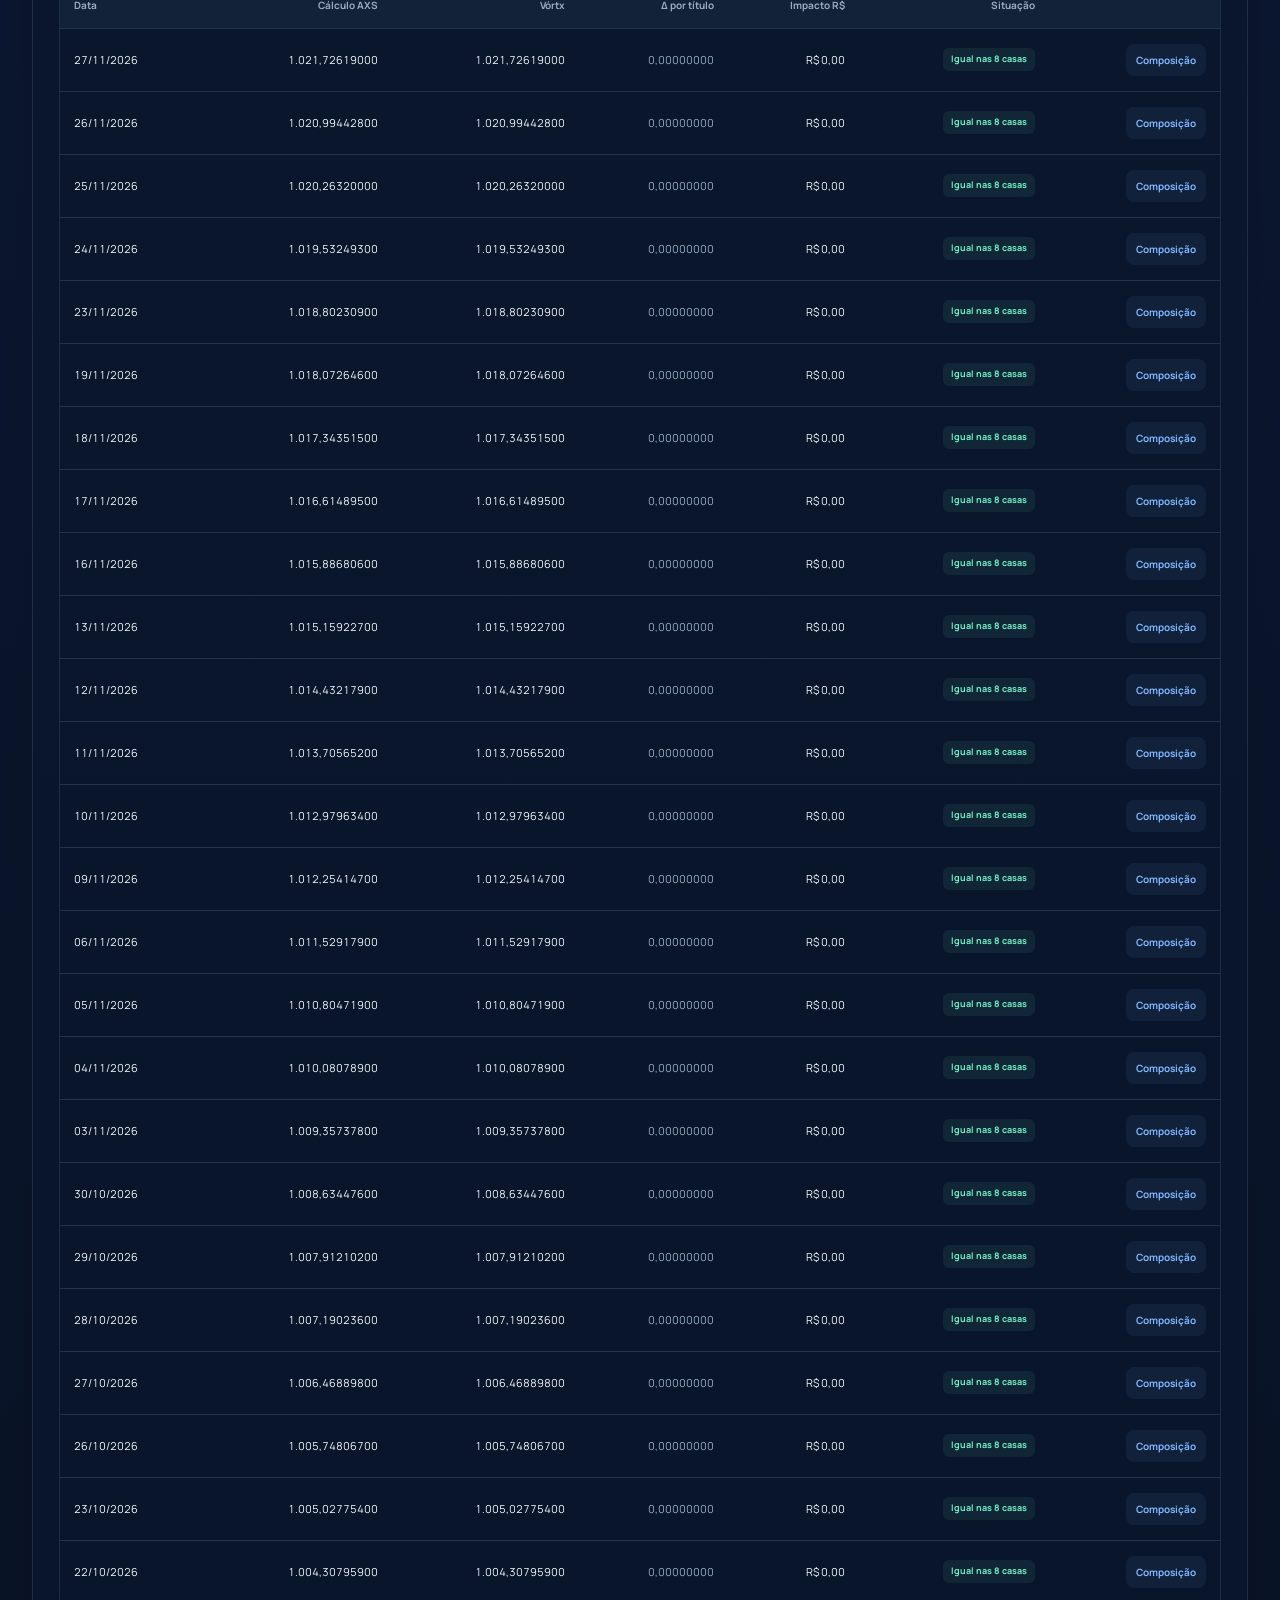
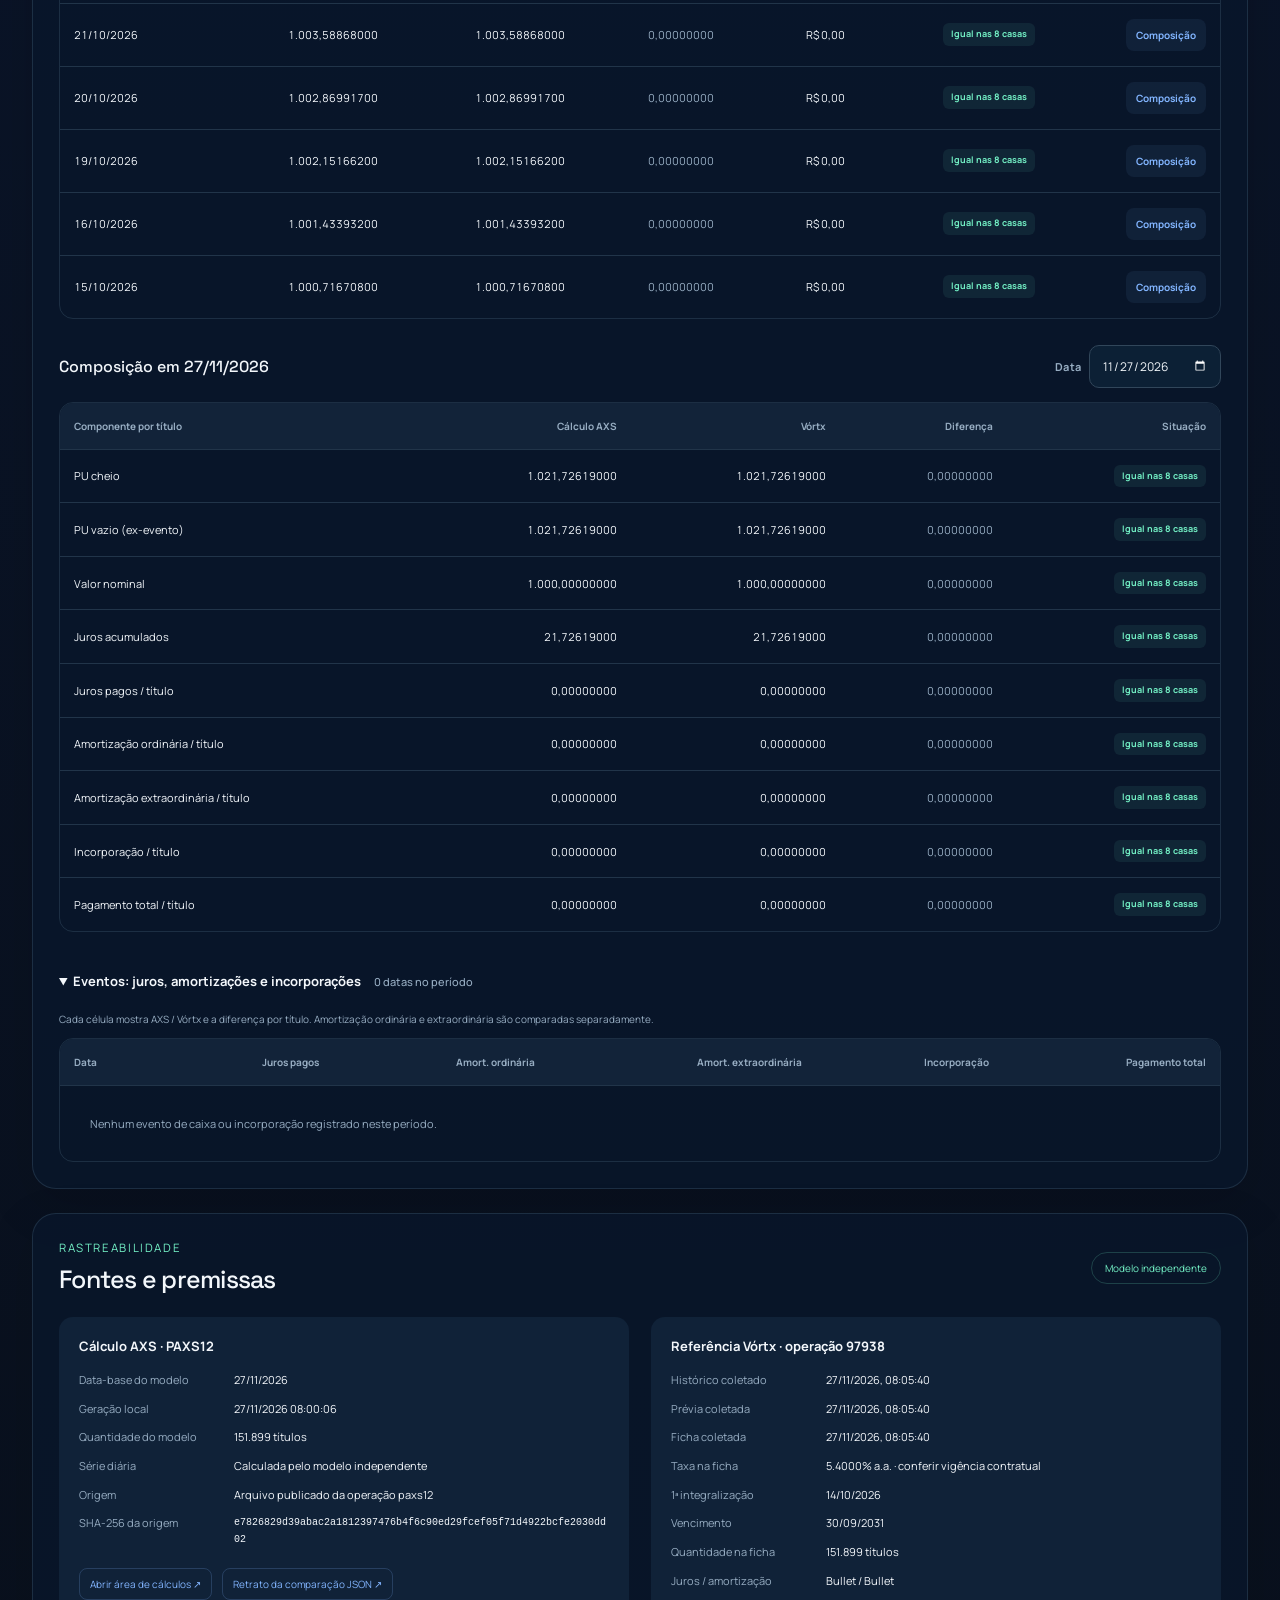
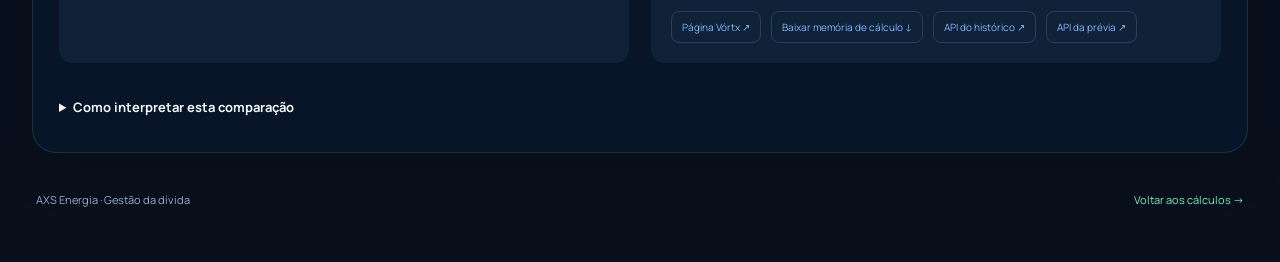
<file: docs/vortx.html>
<!doctype html>
<html lang="pt-BR">
<head>
  <meta charset="utf-8"><meta name="viewport" content="width=device-width,initial-scale=1">
  <title>Conciliação Vórtx · AXS Energia</title>
  <link rel="preconnect" href="https://fonts.googleapis.com"><link rel="preconnect" href="https://fonts.gstatic.com" crossorigin>
  <link href="https://fonts.googleapis.com/css2?family=Space+Grotesk:wght@400;500;700&family=Manrope:wght@400;500;600;700;800&display=swap" rel="stylesheet">
  <link rel="stylesheet" href="./dashboard.css"><link rel="stylesheet" href="./vortx.css">
  <link rel="stylesheet" href="./navigation.css">
  <script defer src="./vortx-core.js"></script><script defer src="./vortx.js"></script>
</head>
<body class="comparison-page">
<div class="comparison-shell">
  <nav class="workspace-nav" aria-label="Áreas do dashboard"><a class="workspace-brand" href="./index.html" aria-label="AXS Energia · página inicial"><img src="./axs-logo-header.png" alt="AXS Energia" width="126" height="62"></a><div><a href="./index.html">Cálculos</a><a href="./vortx.html" aria-current="page">Conciliação Vórtx</a><a href="./calendario.html">Calendário</a><a href="./recomposicao.html">Recomposição</a><a href="./documentos.html">Documentação</a></div></nav>
  <header class="comparison-hero">
    <div><h1>Conciliação Vórtx</h1><p>Compare os cálculos da AXS com os valores publicados pela Vórtx.</p></div>
    <div class="hero-controls"><label for="asOf">Data da comparação</label><input type="date" id="asOf"><button id="refreshVortx" class="primary-button" type="button" disabled>Atualizar Vórtx</button></div>
  </header>
  <p id="loadStatus" class="load-status" role="status" aria-live="polite">Carregando cálculos e referências…</p>
  <main id="comparisonContent" hidden>
    <section class="metric-grid" id="metrics" aria-label="Resumo da carteira"></section>
    <section class="cmp-panel portfolio-panel">
      <div class="cmp-heading"><div><h2>Comparação por instrumento</h2></div><button id="exportOverview" class="secondary-button" type="button">Exportar comparação CSV</button></div>
      <div class="impact-strip" id="impactStrip"></div>
      <div class="toolbar"><label class="search-field">Buscar instrumento<input id="search" type="search" placeholder="Empresa, série ou código IF"></label><label>Situação do PU cheio<select id="statusFilter"><option value="all">Todas as situações</option><option value="exact">Igual nas 8 casas</option><option value="cents">Igual em centavos</option><option value="different">Divergência em centavos</option><option value="missing">Sem par de dados</option></select></label><label class="check-label"><input type="checkbox" id="includePending"> Incluir todos os instrumentos nos totais financeiros</label><span id="rowCount" class="subtle"></span></div>
      <div class="table-scroll"><table class="comparison-table overview-table"><thead><tr><th>Instrumento / série</th><th>PU calculado</th><th>PU Vórtx</th><th>Δ PU <small>Calculado − Vórtx</small></th><th>Impacto R$ <small>Δ PU × quantidade</small></th><th>Situação</th><th><span class="sr-only">Detalhar</span></th></tr></thead><tbody id="overviewRows"></tbody></table></div>
      <p class="panel-footnote">Valores unitários em reais, com 8 casas. “Igual em centavos” compara os dois PUs arredondados a 2 casas; o resíduo continua visível. Impacto usa a quantidade do modelo, sem presumir posição em custódia. O mesmo dia é exigido nas duas fontes.</p>
    </section>
    <section class="cmp-panel detail-panel" id="detail">
      <div class="cmp-heading"><div><p class="section-kicker">Instrumento</p><h2 id="detailTitle">Detalhamento</h2></div><label class="instrument-picker">Instrumento<select id="instrumentSelect"></select></label></div>
      <div id="reviewNote" class="review-note"></div>
      <div class="mode-tabs" role="tablist" aria-label="Tipo de referência"><button type="button" id="historyTab" role="tab" aria-selected="true" aria-controls="detailContent">Histórico de PUs</button><button type="button" id="previewTab" role="tab" aria-selected="false" aria-controls="detailContent">Previsão de pagamentos</button></div>
      <div id="detailContent" role="tabpanel" aria-labelledby="historyTab">
        <div id="previewNotice" class="projection-note" hidden>Prévia: valores indicativos da Vórtx comparados à projeção local. Podem mudar com índices e eventos. Não entram nos indicadores de conciliação histórica.</div>
        <div class="toolbar detail-filters"><label>Componente<select id="component"></select></label><label>De<input type="date" id="dateFrom"></label><label>Até<input type="date" id="dateTo"></label><button type="button" id="allHistory" class="secondary-button">Todo o período</button><button type="button" id="exportDetail" class="secondary-button">Exportar detalhe CSV</button></div>
        <div id="coverage" class="coverage-grid"></div>
        <div class="chart-heading"><h3 id="chartTitle">Evolução do PU</h3><div class="chart-legend"><span><i class="legend-local"></i> Cálculo AXS</span><span><i class="legend-reference"></i> Vórtx</span></div></div>
        <p class="chart-explanation">As linhas mostram os valores da AXS e da Vórtx. Elas podem se sobrepor quando os valores são próximos.</p><div id="comparisonChart" class="chart-wrap"></div><div class="chart-heading difference-heading"><h3>Diferença por título</h3><span>AXS menos Vórtx · R$</span></div><p class="chart-explanation">A linha abaixo mostra a diferença entre as duas fontes em cada data.</p><div id="deltaChart" class="chart-wrap delta-chart"></div>
        <div class="cmp-heading compact"><h3 id="historyTitle">Comparação diária</h3><div class="pagination"><button type="button" id="previousPage" aria-label="Página anterior">←</button><span id="pageLabel"></span><button type="button" id="nextPage" aria-label="Próxima página">→</button></div></div>
        <div class="table-scroll"><table class="comparison-table daily-table"><thead><tr><th>Data</th><th>Cálculo AXS</th><th>Vórtx</th><th>Δ por título</th><th>Impacto R$</th><th>Situação</th><th></th></tr></thead><tbody id="dailyRows"></tbody></table></div>
        <div class="component-breakdown"><div class="cmp-heading compact"><h3>Composição em <span id="breakdownDate"></span></h3><label>Data<input type="date" id="breakdownDay"></label></div><div class="table-scroll"><table class="comparison-table"><thead><tr><th>Componente por título</th><th>Cálculo AXS</th><th>Vórtx</th><th>Diferença</th><th>Situação</th></tr></thead><tbody id="breakdownRows"></tbody></table></div></div>
        <details class="events-section" open><summary>Eventos: juros, amortizações e incorporações <span id="eventCount"></span></summary><p class="subtle">Cada célula mostra AXS / Vórtx e a diferença por título. Amortização ordinária e extraordinária são comparadas separadamente.</p><div class="table-scroll"><table class="comparison-table events-table"><thead><tr><th>Data</th><th>Juros pagos</th><th>Amort. ordinária</th><th>Amort. extraordinária</th><th>Incorporação</th><th>Pagamento total</th></tr></thead><tbody id="eventRows"></tbody></table></div></details>
      </div>
    </section>
    <section class="cmp-panel sources-panel"><div class="cmp-heading"><div><p class="section-kicker">Rastreabilidade</p><h2>Fontes e premissas</h2></div><span class="source-tag">Modelo independente</span></div><div id="sourceContent"></div><details><summary>Como interpretar esta comparação</summary><div class="methodology"><p>Os PUs oficiais são referências de conferência. Não alimentam nem substituem os motores de cálculo. A aba de cálculos e seu histórico permanecem independentes.</p><p>O resumo usa apenas a data selecionada, até a data-base do cálculo local. Não há preenchimento de datas ausentes nem substituição de valor ausente por zero. Divergência não identifica, sozinha, qual fonte está correta.</p><p>Para comparar conceitos equivalentes, o PU vazio local desta aba é apresentado ex-evento: PU cheio menos pagamento por título. O campo original de PU vazio do motor permanece intacto na área de cálculos e é preservado como empty_model no retrato JSON. Amortização ordinária exclui a extraordinária. Fluxos locais da AXS 05 não são inferidos das linhas interpoladas.</p><p>O histórico permite consultar todas as datas do retrato local e da referência até a data-base. A prévia usa as datas fornecidas pela Vórtx e encontra projeções locais até 180 dias após a geração. Juros incorporados não são pagamentos em caixa.</p><p>Os totais líquidos podem compensar diferenças positivas e negativas. O total absoluto expõe a soma das diferenças sem compensação. Instrumentos com evento ainda em validação e séries diárias estimadas ficam fora desses totais por padrão.</p><p>Uma coincidência de PU cheio não valida automaticamente sua decomposição, o contrato ou todos os dias anteriores. As oito casas são comparadas com aritmética decimal; os indicadores em centavos usam arredondamento comercial.</p><p>A atualização consulta os endpoints públicos da Vórtx, sujeitos a disponibilidade e alterações. Se houver falha, o último retrato disponível é preservado, com sua data real de coleta. Dados apresentados como “histórico” são valores publicados pela Vórtx, e não confirmação de liquidação.</p></div></details></section>
  </main>
  <footer class="comparison-footer">AXS Energia · Gestão da dívida <a href="./index.html">Voltar aos cálculos →</a></footer>
</div>
</body></html>
</file>
<file: docs/dashboard.css>
:root {
  --panel: rgba(9, 23, 43, 0.72);
  --panel-border: rgba(170, 225, 255, 0.12);
  --text: #f3f7fb;
  --muted: #97adc2;
  --accent: #73f0c5;
  --accent-strong: #21d0b2;
  --accent-blue: #82b5ff;
  --shadow: 0 24px 80px rgba(0, 0, 0, 0.35);
}

* {
  box-sizing: border-box;
}

.workspace-nav{display:flex;align-items:center;justify-content:space-between;gap:20px;margin:0 0 30px;padding:12px 4px 22px;border-bottom:1px solid var(--panel-border);position:relative;z-index:1}
.workspace-nav a{color:var(--muted);text-decoration:none;font-weight:700}
.workspace-nav .workspace-brand{color:var(--accent);font-family:"Space Grotesk",sans-serif;font-size:24px;letter-spacing:.06em;display:flex;align-items:center;gap:15px}
.workspace-brand span{font-family:Manrope,sans-serif;font-size:12px;letter-spacing:0;color:var(--muted);font-weight:500}
.workspace-nav>div{display:flex;gap:8px}
.workspace-nav>div>a{font-size:13px;border-radius:12px;padding:11px 18px}
.workspace-nav a[aria-current=page]{background:rgba(115,240,197,.12);color:var(--accent);box-shadow:inset 0 0 0 1px rgba(115,240,197,.2)}
@media(max-width:700px){.workspace-nav{align-items:start;gap:18px;flex-direction:column;margin-bottom:16px;padding-bottom:18px}.workspace-nav>div{width:100%}.workspace-nav>div>a{flex:1;text-align:center;padding:10px 12px;font-size:12px}}

html,
body {
  margin: 0;
  min-height: 100%;
  background:
    radial-gradient(circle at top left, rgba(72, 158, 255, 0.18), transparent 28%),
    radial-gradient(circle at 80% 20%, rgba(115, 240, 197, 0.18), transparent 24%),
    linear-gradient(180deg, #07111f 0%, #0b1730 48%, #09101c 100%);
  color: var(--text);
  font-family: "Manrope", sans-serif;
}

body {
  overflow-x: hidden;
}

.page-shell {
  position: relative;
  padding: 28px;
}

.ambient {
  position: fixed;
  width: 340px;
  height: 340px;
  filter: blur(30px);
  opacity: 0.28;
  pointer-events: none;
}

.ambient-a {
  top: -60px;
  right: -80px;
  background: radial-gradient(circle, rgba(115, 240, 197, 0.85), transparent 68%);
}

.ambient-b {
  bottom: -120px;
  left: -80px;
  background: radial-gradient(circle, rgba(255, 179, 107, 0.85), transparent 70%);
}

.hero,
.panel,
.metric-card {
  backdrop-filter: blur(22px);
  background: var(--panel);
  border: 1px solid var(--panel-border);
  box-shadow: var(--shadow);
}

.hero {
  display: grid;
  grid-template-columns: minmax(320px, 0.74fr) minmax(460px, 1.1fr);
  gap: 18px;
  padding: 28px;
  border-radius: 28px;
  position: relative;
  overflow: hidden;
}

.hero::after {
  content: "";
  position: absolute;
  inset: 0;
  background: linear-gradient(120deg, rgba(255, 255, 255, 0.05), transparent 45%, rgba(115, 240, 197, 0.1));
  pointer-events: none;
}

.eyebrow,
.section-kicker {
  text-transform: uppercase;
  letter-spacing: 0.14em;
  font-size: 0.72rem;
  color: var(--accent);
  margin: 0 0 10px;
}

.hero h1,
.hero h2,
.panel h2,
.metric-value {
  font-family: "Space Grotesk", sans-serif;
  margin: 0;
}

.hero h1 {
  max-width: 8ch;
  font-size: clamp(2.1rem, 4.4vw, 4rem);
  line-height: 0.95;
}

.hero-text,
.highlight-text,
.section-note,
.source-info,
.timeline-item p,
.metric-subtitle,
.identity-card span,
.data-pair label,
.variant-header small {
  color: var(--muted);
}

.hero-text {
  max-width: 52ch;
  font-size: 0.98rem;
  line-height: 1.7;
  margin: 16px 0 0;
}

.hero-actions {
  display: flex;
  align-items: center;
  gap: 12px;
  margin-top: 22px;
  flex-wrap: wrap;
}

.hero-mini-metrics {
  display: grid;
  grid-template-columns: repeat(2, minmax(0, 1fr));
  gap: 12px;
  margin-top: 20px;
}

.hero-mini-card,
.identity-card,
.comparison-card,
.timeline-item,
.data-pair,
.variant-tab {
  border-radius: 18px;
  background: rgba(255, 255, 255, 0.04);
  border: 1px solid rgba(255, 255, 255, 0.08);
}

.hero-mini-card {
  padding: 14px;
}

.hero-mini-card span {
  display: block;
  color: var(--muted);
  font-size: 0.8rem;
  margin-bottom: 6px;
}

.hero-mini-card strong {
  font-size: 1rem;
}

.primary-button {
  border: 0;
  border-radius: 999px;
  padding: 12px 18px;
  background: linear-gradient(135deg, var(--accent), var(--accent-strong));
  color: #07111f;
  font-weight: 800;
  cursor: pointer;
  transition: transform 180ms ease, box-shadow 180ms ease;
  box-shadow: 0 18px 30px rgba(33, 208, 178, 0.25);
}

.primary-button:hover {
  transform: translateY(-2px) scale(1.01);
}

.secondary-button {
  border: 1px solid rgba(255, 255, 255, 0.14);
  border-radius: 999px;
  padding: 11px 16px;
  background: rgba(255, 255, 255, 0.05);
  color: var(--text);
  font-weight: 700;
  cursor: pointer;
  transition: transform 180ms ease, border-color 180ms ease, background 180ms ease;
}

.secondary-button:hover {
  transform: translateY(-2px);
  border-color: rgba(115, 240, 197, 0.35);
  background: rgba(115, 240, 197, 0.08);
}

.status-pill {
  border-radius: 999px;
  padding: 9px 14px;
  background: rgba(255, 255, 255, 0.06);
  color: var(--text);
  font-size: 0.88rem;
}

.instrument-panel {
  border-radius: 24px;
  padding: 22px;
  align-self: start;
  justify-self: end;
  width: 100%;
  max-width: 760px;
  background:
    linear-gradient(180deg, rgba(255, 255, 255, 0.06), rgba(255, 255, 255, 0.02)),
    rgba(8, 17, 31, 0.65);
}

.instrument-header h2 {
  font-size: clamp(1.4rem, 1.9vw, 2rem);
  margin-top: 14px;
  max-width: 20ch;
}

.badge-pill {
  display: inline-flex;
  align-items: center;
  justify-content: center;
  min-width: 64px;
  border-radius: 999px;
  padding: 8px 12px;
  background: rgba(130, 181, 255, 0.16);
  color: #d8e6ff;
  font-size: 0.78rem;
  font-weight: 700;
  letter-spacing: 0.08em;
  text-transform: uppercase;
}

.identity-grid {
  display: grid;
  grid-template-columns: repeat(3, minmax(0, 1fr));
  gap: 12px;
  margin-top: 20px;
}

.identity-card {
  padding: 14px;
}

.identity-card span {
  display: block;
  font-size: 0.78rem;
  margin-bottom: 8px;
}

.identity-card strong {
  font-size: 0.95rem;
}

.info-tabs {
  display: flex;
  gap: 10px;
  margin-top: 18px;
  flex-wrap: wrap;
}

.info-tab {
  border: 1px solid rgba(255, 255, 255, 0.12);
  background: rgba(255, 255, 255, 0.02);
  color: var(--text);
  border-radius: 14px;
  padding: 10px 14px;
  cursor: pointer;
  transition: transform 180ms ease, background 180ms ease, border-color 180ms ease;
}

.info-tab.active,
.info-tab:hover,
.variant-tab.active,
.variant-tab:hover {
  transform: translateY(-2px);
  background: rgba(115, 240, 197, 0.08);
  border-color: rgba(115, 240, 197, 0.35);
}

.info-panel-content {
  margin-top: 16px;
}

.info-grid {
  display: grid;
  grid-template-columns: repeat(2, minmax(0, 1fr));
  gap: 12px;
}

.data-pair {
  padding: 14px 16px;
}

.data-pair label {
  display: block;
  font-size: 0.78rem;
  margin-bottom: 8px;
}

.data-pair strong {
  font-size: 0.98rem;
  line-height: 1.45;
}

.data-pair .field-missing {
  color: var(--muted, #a5b7c6);
  font-weight: 500;
}

.operation-details {
  margin-top: 14px;
}

.operation-details summary {
  cursor: pointer;
  color: var(--text);
  font-weight: 700;
  padding: 10px 2px;
}

.operation-details summary span {
  color: var(--muted, #a5b7c6);
  font-weight: 400;
}

.operation-details .info-grid {
  margin-top: 8px;
}

.content-grid {
  display: grid;
  grid-template-columns: repeat(12, minmax(0, 1fr));
  gap: 22px;
  margin-top: 24px;
}

.panel,
.metric-card {
  border-radius: 24px;
  padding: 22px;
  position: relative;
  overflow: hidden;
}

.panel-wide {
  grid-column: span 12;
}

.chart-panel {
  grid-column: span 6;
}

.metrics-grid {
  grid-column: span 12;
  display: grid;
  grid-template-columns: repeat(4, minmax(0, 1fr));
  gap: 18px;
}

.metric-card {
  min-height: 166px;
}

.metric-head {
  display: flex;
  align-items: center;
  justify-content: space-between;
  gap: 12px;
}

.metric-help {
  position: relative;
  flex: 0 0 auto;
}

.metric-help-button {
  width: 26px;
  height: 26px;
  border: 1px solid rgba(130, 181, 255, 0.26);
  border-radius: 999px;
  background: rgba(255, 255, 255, 0.05);
  color: var(--accent-blue);
  font-weight: 800;
  cursor: pointer;
}

.metric-help-bubble {
  position: absolute;
  right: 0;
  top: calc(100% + 10px);
  width: min(320px, 58vw);
  padding: 12px 14px;
  border-radius: 14px;
  background: rgba(5, 14, 25, 0.97);
  color: var(--text);
  border: 1px solid rgba(115, 240, 197, 0.22);
  box-shadow: 0 16px 40px rgba(0, 0, 0, 0.28);
  font-size: 0.82rem;
  line-height: 1.55;
  opacity: 0;
  transform: translateY(8px);
  pointer-events: none;
  transition: opacity 180ms ease, transform 180ms ease;
  z-index: 8;
}

.metric-help:hover .metric-help-bubble,
.metric-help-button:focus + .metric-help-bubble {
  opacity: 1;
  transform: translateY(0);
}

.metric-title {
  font-size: 0.88rem;
  color: var(--muted);
  margin: 0 0 12px;
}

.metric-value {
  font-size: clamp(1.35rem, 1.9vw, 2.2rem);
}

.metric-subtitle {
  margin-top: 12px;
  font-size: 0.9rem;
  line-height: 1.5;
}

.metric-card-wide {
  grid-column: span 2;
  min-height: 198px;
}

.metric-feature-layout {
  display: grid;
  grid-template-columns: minmax(0, 1.2fr) minmax(260px, 0.8fr);
  gap: 22px;
  height: 100%;
}

.metric-feature-main,
.metric-feature-side {
  display: flex;
  flex-direction: column;
}

.metric-feature-side {
  gap: 18px;
  justify-content: center;
  border-left: 1px solid rgba(255, 255, 255, 0.08);
  padding-left: 22px;
}

.metric-feature-block {
  display: grid;
  gap: 6px;
}

.metric-feature-label {
  font-size: 0.9rem;
  color: var(--muted);
}

.metric-feature-value {
  font-size: 1.08rem;
  line-height: 1.45;
}

.metric-breakdown {
  gap: 0;
}

.metric-breakdown-row {
  display: flex;
  align-items: center;
  justify-content: space-between;
  gap: 16px;
  padding: 10px 0;
  border-bottom: 1px solid rgba(255, 255, 255, 0.08);
  font-size: 0.95rem;
}

.metric-breakdown-row:last-child {
  border-bottom: 0;
}

.metric-breakdown-total {
  margin-top: 6px;
  padding-top: 14px;
  font-weight: 700;
}

.metric-trend.positive,
.metric-breakdown-row.positive strong,
.metric-breakdown-total.positive strong {
  color: #6ee7b7;
}

.metric-trend.negative,
.metric-breakdown-row.negative strong,
.metric-breakdown-total.negative strong {
  color: #ff7d7d;
}

.metric-trend.neutral,
.metric-breakdown-row.neutral strong,
.metric-breakdown-total.neutral strong {
  color: var(--text);
}

.panel-header {
  display: flex;
  justify-content: space-between;
  align-items: flex-start;
  gap: 16px;
  margin-bottom: 18px;
}

.panel-actions {
  display: flex;
  align-items: center;
  justify-content: flex-end;
  gap: 14px;
  flex-wrap: wrap;
}

.detail-view-tabs {
  display: flex;
  gap: 10px;
  margin-top: 14px;
  flex-wrap: wrap;
}

.detail-view-tabs.hidden {
  display: none;
}

.detail-view-tab {
  border: 1px solid rgba(255, 255, 255, 0.12);
  background: rgba(255, 255, 255, 0.03);
  color: var(--text);
  border-radius: 999px;
  padding: 9px 14px;
  font-weight: 700;
  cursor: pointer;
  transition: transform 180ms ease, border-color 180ms ease, background 180ms ease;
}

.detail-view-tab:hover,
.detail-view-tab.active {
  transform: translateY(-2px);
  background: rgba(115, 240, 197, 0.08);
  border-color: rgba(115, 240, 197, 0.35);
}

.download-menu {
  position: relative;
}

.download-options {
  position: absolute;
  right: 0;
  top: calc(100% + 10px);
  min-width: 148px;
  padding: 8px;
  border-radius: 16px;
  background: rgba(7, 17, 31, 0.96);
  border: 1px solid rgba(255, 255, 255, 0.1);
  box-shadow: 0 20px 40px rgba(0, 0, 0, 0.28);
  display: grid;
  gap: 6px;
  z-index: 6;
}

.download-options.hidden {
  display: none;
}

.download-options button {
  border: 0;
  border-radius: 12px;
  padding: 10px 12px;
  background: rgba(255, 255, 255, 0.04);
  color: var(--text);
  text-align: left;
  cursor: pointer;
}

.download-options button:hover {
  background: rgba(115, 240, 197, 0.08);
}

.operation-tabs,
.variant-tabs {
  display: flex;
  flex-wrap: wrap;
  gap: 12px;
}

.operation-tab,
.variant-tab {
  border: 1px solid rgba(255, 255, 255, 0.12);
  background: rgba(255, 255, 255, 0.03);
  color: var(--text);
  border-radius: 18px;
  padding: 14px 16px;
  min-width: 188px;
  cursor: pointer;
  transition: transform 180ms ease, border-color 180ms ease, background 180ms ease;
}

.variant-section {
  margin-top: 18px;
  padding-top: 18px;
  border-top: 1px solid rgba(255, 255, 255, 0.08);
}

.variant-section.hidden {
  display: none;
}

.variant-header {
  display: flex;
  justify-content: space-between;
  align-items: baseline;
  gap: 12px;
  margin-bottom: 12px;
}

.variant-header span {
  font-size: 0.92rem;
  font-weight: 700;
}

.variant-header small {
  font-size: 0.84rem;
}

.variant-tab {
  min-width: 140px;
  padding: 12px 14px;
}

.operation-tab:hover,
.operation-tab.active {
  transform: translateY(-3px);
  background: rgba(115, 240, 197, 0.09);
  border-color: rgba(115, 240, 197, 0.45);
}

.operation-tab strong,
.operation-tab span {
  display: block;
}

.operation-tab span {
  color: var(--muted);
  font-size: 0.82rem;
  margin-top: 6px;
}

.chart-wrap {
  position: relative;
  height: 320px;
}

.chart-svg {
  width: 100%;
  height: 100%;
  overflow: visible;
}

.chart-tooltip {
  position: absolute;
  min-width: 180px;
  padding: 12px 14px;
  border-radius: 14px;
  background: rgba(5, 14, 25, 0.95);
  border: 1px solid rgba(115, 240, 197, 0.26);
  box-shadow: 0 16px 40px rgba(0, 0, 0, 0.28);
  pointer-events: none;
  transform: translate(-50%, calc(-100% - 14px));
  z-index: 4;
}

.chart-tooltip.hidden {
  display: none;
}

.comparison-cards {
  display: grid;
  grid-template-columns: repeat(auto-fit, minmax(220px, 1fr));
  gap: 16px;
}

#portfolioSummary[hidden] { display: none; }
.comparison-card .comparison-indexer { color: var(--muted); font-size: .84rem; min-height: 2.7em; }
.comparison-values { margin: 12px 0 0; display: grid; gap: 10px; }
.comparison-values div { border-top: 1px solid rgba(255,255,255,.08); padding-top: 9px; }
.comparison-values dt { color: var(--muted); font-size: .76rem; }
.comparison-values dd { margin: 3px 0 0; font-weight: 700; overflow-wrap: anywhere; }
.calendar-link { display: inline-block; margin-top: 8px; color: var(--accent); font-weight: 700; text-decoration: none; }
.calendar-link:hover { text-decoration: underline; }

.comparison-card,
.timeline-item {
  padding: 18px;
}

.comparison-card h3,
.timeline-item h3 {
  margin: 0 0 10px;
  font-size: 1rem;
}

.comparison-card p,
.timeline-item p {
  margin: 0;
  line-height: 1.6;
}

.timeline {
  display: grid;
  grid-template-columns: repeat(auto-fit, minmax(220px, 1fr));
  gap: 16px;
}

.table-shell {
  overflow: auto;
  max-height: 560px;
  scrollbar-width: thin;
  scrollbar-color: #47716f #0c1c2d;
  border-radius: 18px;
  border: 1px solid rgba(255, 255, 255, 0.08);
}
.table-shell::-webkit-scrollbar { width: 10px; height: 10px; }
.table-shell::-webkit-scrollbar-track, .table-shell::-webkit-scrollbar-corner { background: #0c1c2d; }
.table-shell::-webkit-scrollbar-thumb { background: #47716f; border: 2px solid #0c1c2d; border-radius: 999px; }
.table-shell::-webkit-scrollbar-thumb:hover { background: #69a69a; }

.data-table {
  width: 100%;
  border-collapse: separate;
  border-spacing: 0;
  min-width: 1360px;
}

.data-table thead {
  background: rgba(255, 255, 255, 0.04);
}
.data-table th { position: sticky; top: 0; z-index: 2; background: #152a3d; }
.data-table tbody tr:not(.table-spacer) { height: 48px; }
.data-table tbody td { padding-top: 0; padding-bottom: 0; height: 48px; }
.data-table .table-spacer td { padding: 0; border: 0; height: auto; }
.table-filters { display: flex; align-items: end; flex-wrap: wrap; gap: 12px; margin: 0 0 16px; }
.table-filters label { display: grid; gap: 6px; color: var(--muted); font-size: .8rem; }
.table-filters input, .table-filters select { min-height: 40px; border: 1px solid #31465a; border-radius: 10px; padding: 8px 10px; background: #0c2035; color: var(--text); color-scheme: dark; font: inherit; }
.table-filters #tableCount { color: var(--muted); font-size: .82rem; padding: 10px 0; }

.data-table th,
.data-table td {
  padding: 14px 16px;
  text-align: left;
  border-bottom: 1px solid rgba(255, 255, 255, 0.06);
  white-space: nowrap;
}

.data-table td {
  color: var(--muted);
}

.source-info {
  display: grid;
  gap: 8px;
  line-height: 1.7;
}

.tilt-card {
  transform-style: preserve-3d;
  transition: transform 220ms ease, box-shadow 220ms ease;
}

.tilt-card::before,
.metric-card::before {
  content: "";
  position: absolute;
  inset: 0;
  background: linear-gradient(135deg, rgba(255, 255, 255, 0.07), transparent 40%, rgba(115, 240, 197, 0.08));
  pointer-events: none;
}

.assistant-launcher {
  position: fixed;
  right: 24px;
  bottom: 24px;
  width: 62px;
  height: 62px;
  border: 0;
  border-radius: 999px;
  background: linear-gradient(135deg, var(--accent), var(--accent-blue));
  color: #07111f;
  font-family: "Space Grotesk", sans-serif;
  font-size: 1.1rem;
  font-weight: 800;
  cursor: pointer;
  box-shadow: 0 18px 34px rgba(33, 208, 178, 0.24);
  z-index: 40;
}

.assistant-launcher svg {
  width: 28px;
  height: 28px;
  fill: none;
  stroke: #ffffff;
  stroke-width: 1.9;
  stroke-linecap: round;
  stroke-linejoin: round;
}

.assistant-panel {
  position: fixed;
  right: 24px;
  bottom: 100px;
  width: min(420px, calc(100vw - 32px));
  height: min(620px, calc(100vh - 140px));
  display: grid;
  grid-template-rows: auto 1fr auto;
  border-radius: 24px;
  overflow: hidden;
  background: rgba(5, 14, 25, 0.98);
  border: 1px solid rgba(170, 225, 255, 0.16);
  box-shadow: var(--shadow);
  z-index: 41;
}

.assistant-panel.hidden {
  display: none;
}

.assistant-header {
  display: flex;
  align-items: center;
  justify-content: space-between;
  gap: 12px;
  padding: 16px 18px;
  background: linear-gradient(135deg, rgba(130, 181, 255, 0.12), rgba(115, 240, 197, 0.1));
  border-bottom: 1px solid rgba(255, 255, 255, 0.08);
}

.assistant-header strong,
.assistant-header small {
  display: block;
}

.assistant-header small {
  margin-top: 4px;
  color: var(--muted);
}

.assistant-close,
.assistant-send {
  border: 0;
  border-radius: 14px;
  background: rgba(255, 255, 255, 0.08);
  color: var(--text);
  cursor: pointer;
}

.assistant-close {
  width: 34px;
  height: 34px;
}

.assistant-messages {
  overflow-y: auto;
  padding: 16px;
  display: flex;
  flex-direction: column;
  gap: 12px;
}

.assistant-message {
  max-width: 92%;
  padding: 12px 14px;
  border-radius: 16px;
  line-height: 1.6;
  font-size: 0.92rem;
}

.assistant-message.user {
  align-self: flex-end;
  background: rgba(115, 240, 197, 0.12);
  border: 1px solid rgba(115, 240, 197, 0.18);
}

.assistant-message.assistant {
  align-self: flex-start;
  background: rgba(255, 255, 255, 0.05);
  border: 1px solid rgba(255, 255, 255, 0.08);
}

.assistant-source {
  margin-top: 12px;
  padding: 10px 12px;
  border-radius: 14px;
  background: rgba(255, 255, 255, 0.04);
}

.assistant-source strong,
.assistant-source span {
  display: block;
}

.assistant-source span {
  margin-top: 3px;
  color: var(--muted);
  font-size: 0.8rem;
}

.assistant-source p {
  margin: 10px 0 0;
  color: var(--muted);
}

.assistant-form {
  display: grid;
  grid-template-columns: 1fr auto;
  gap: 10px;
  padding: 16px;
  border-top: 1px solid rgba(255, 255, 255, 0.08);
}

.assistant-input {
  width: 100%;
  resize: none;
  border: 1px solid rgba(255, 255, 255, 0.12);
  border-radius: 16px;
  background: rgba(255, 255, 255, 0.03);
  color: var(--text);
  padding: 12px 14px;
  font: inherit;
}

.assistant-send {
  min-width: 92px;
  padding: 0 18px;
  background: linear-gradient(135deg, var(--accent), var(--accent-strong));
  color: #07111f;
  font-weight: 800;
}

@media (max-width: 1280px) {
  .metrics-grid {
    grid-template-columns: repeat(3, minmax(0, 1fr));
  }
}

@media (max-width: 1100px) {
  .hero,
  .chart-panel,
  .metrics-grid {
    grid-column: span 12;
  }

  .hero {
    grid-template-columns: 1fr;
  }

  .hero-mini-metrics,
  .identity-grid,
  .info-grid,
  .metrics-grid {
    grid-template-columns: repeat(2, minmax(0, 1fr));
  }

  .metric-card-wide {
    grid-column: span 2;
  }

  .metric-feature-layout {
    grid-template-columns: 1fr;
  }

  .metric-feature-side {
    border-left: 0;
    border-top: 1px solid rgba(255, 255, 255, 0.08);
    padding-left: 0;
    padding-top: 18px;
  }

  .instrument-panel {
    max-width: none;
  }
}

@media (max-width: 720px) {
  .page-shell {
    padding: 16px;
  }

  .hero,
  .panel,
  .metric-card,
  .instrument-panel {
    border-radius: 20px;
    padding: 18px;
  }

  .hero-mini-metrics,
  .identity-grid,
  .info-grid,
  .metrics-grid {
    grid-template-columns: 1fr;
  }

  .metric-card-wide {
    grid-column: span 1;
  }

  .chart-panel {
    grid-column: span 12;
  }

  .panel-header,
  .variant-header {
    flex-direction: column;
  }

  .panel-actions {
    width: 100%;
    align-items: stretch;
  }

  .download-menu {
    align-self: flex-start;
  }

  .assistant-panel {
    right: 12px;
    bottom: 86px;
    width: calc(100vw - 24px);
  }

  .assistant-launcher {
    right: 12px;
    bottom: 12px;
  }
}
</file>
<file: docs/navigation.css>
.workspace-nav{display:grid;grid-template-columns:minmax(130px,1fr) auto minmax(130px,1fr);align-items:center;gap:20px;margin:0 0 24px;padding:3px 4px 19px;min-height:87px;border-bottom:1px solid var(--panel-border);position:relative;z-index:1}
.workspace-nav .workspace-brand{display:inline-flex;align-items:center;justify-content:flex-start;width:126px;height:64px;padding:0}
.workspace-brand img{display:block;width:126px;height:62px;object-fit:contain;filter:invert(1) hue-rotate(180deg)}
.workspace-nav>div{display:flex;justify-content:center;align-items:center;gap:6px;grid-column:2;background:#0c1e31b3;border:1px solid #b6d6ef14;border-radius:14px;padding:5px}
.workspace-nav a{color:var(--muted);text-decoration:none;font-weight:700}
.workspace-nav>div>a{font-size:12px;border-radius:10px;padding:11px 19px;white-space:nowrap;text-align:center;transition:background .15s,color .15s}
.workspace-nav>div>a:hover{color:var(--text);background:#ffffff08}
.workspace-nav a[aria-current=page]{background:rgba(115,240,197,.12);color:var(--accent);box-shadow:inset 0 0 0 1px rgba(115,240,197,.2)}
.workspace-nav a:focus-visible{outline:2px solid var(--accent);outline-offset:3px}
@media(max-width:760px){.workspace-nav{grid-template-columns:1fr;justify-items:center;gap:12px;padding-bottom:18px}.workspace-nav .workspace-brand{width:112px;height:54px}.workspace-brand img{width:112px;height:54px}.workspace-nav>div{grid-column:1;max-width:100%;gap:3px;justify-content:center}.workspace-nav>div>a{font-size:11px;padding:11px 13px;flex:initial}}
@media(max-width:380px){.workspace-nav>div>a{font-size:10px;padding:11px 9px}}
.workspace-nav>div{min-width:0;max-width:100%;overflow-x:auto;scrollbar-width:thin;scrollbar-color:#37546a transparent}
@media(max-width:1050px){.workspace-nav{grid-template-columns:126px minmax(0,1fr);gap:15px}.workspace-nav>div{justify-self:center}}
@media(max-width:760px){.workspace-nav{grid-template-columns:minmax(0,1fr)}.workspace-nav>div{width:100%;justify-content:flex-start}.workspace-nav>div>a{flex-shrink:0}}
</file>
<file: docs/calendario.css>
.calendar-shell{max-width:1680px;margin:auto;padding:28px 32px 40px}.calendar-hero{display:flex;align-items:center;justify-content:space-between;gap:35px;padding:14px 0 12px}.calendar-hero h1{font-family:"Space Grotesk",sans-serif;font-size:clamp(36px,4vw,53px);font-weight:500;line-height:1.08;letter-spacing:-.045em;margin:13px 0 18px}.calendar-hero>div>p:not(.section-kicker){font-size:14px;color:var(--muted);max-width:610px;line-height:1.8}.hero-stamp{display:flex;gap:12px;align-items:center;white-space:nowrap;border:1px solid var(--panel-border);padding:16px 20px;border-radius:14px;background:#10263a80}.hero-stamp strong{font-size:11px;display:block;font-weight:700}.hero-stamp small{display:block;font-size:10px;color:var(--muted);margin-top:6px}.stamp-dot{width:8px;height:8px;border-radius:50%;background:var(--accent);box-shadow:0 0 15px #73f0c550}.calendar-status{font-size:10px;color:var(--muted);min-height:18px;line-height:1.8;margin:8px 0 20px}.calendar-status.error{color:#ffc48c}.calendar-metrics{display:grid;grid-template-columns:repeat(4,minmax(0,1fr));gap:12px;margin-bottom:24px}.calendar-metric{border:1px solid var(--panel-border);background:linear-gradient(135deg,#182e44b3,#09172bcc);border-radius:17px;padding:19px}.calendar-metric>span{display:block;font-size:10px;color:var(--muted);font-weight:700}.calendar-metric strong{display:block;font-family:"Space Grotesk",sans-serif;font-size:clamp(20px,2.2vw,30px);font-weight:500;margin:12px 0 7px;letter-spacing:-.03em}.calendar-metric:first-child strong{color:var(--accent)}.calendar-metric small{display:block;font-size:10px;line-height:1.6;color:var(--muted)}.calendar-filters{display:flex;gap:14px;align-items:end;margin:0 0 20px}.calendar-page label{display:flex;flex-direction:column;gap:7px;font-size:10px;font-weight:700;color:var(--muted)}.calendar-page select{background:#0e2238;border:1px solid #30445b;border-radius:10px;color:var(--text);font-family:inherit;padding:11px 34px 11px 12px;min-height:42px;font-size:11px;color-scheme:dark;max-width:100%}.calendar-page select option{background:#102238}.calendar-page button{font-family:inherit;cursor:pointer;color:var(--text)}.calendar-page button:focus-visible,.calendar-page a:focus-visible,.calendar-page select:focus-visible{outline:2px solid var(--accent);outline-offset:3px}.calendar-page button:disabled{cursor:default;opacity:.45}.calendar-page .secondary-button{font-size:11px;font-weight:700;min-height:42px;padding:11px 15px;border-radius:10px;white-space:nowrap}.calendar-filters>span{margin-left:auto;color:var(--muted);font-size:10px;align-self:center;line-height:1.8}.calendar-layout{display:grid;grid-template-columns:minmax(0,1fr) 340px;gap:20px;align-items:start}.calendar-board,.day-panel,.upcoming-panel{border:1px solid var(--panel-border);background:rgba(9,23,43,.88);border-radius:22px;box-shadow:0 16px 50px #0002}.calendar-board{padding:22px 22px 17px;min-width:0}.month-heading{display:flex;align-items:center;justify-content:space-between;gap:15px;margin-bottom:20px}.month-navigator,.month-tools{display:flex;align-items:center;gap:10px}.month-heading h2{font-family:"Space Grotesk",sans-serif;font-weight:500;font-size:24px;letter-spacing:-.035em;margin:0 8px;min-width:170px}.month-navigator>button{background:#14283e;border:1px solid #294057;border-radius:9px;min-width:34px;height:34px;font-size:17px}.month-tools .secondary-button{min-height:36px;padding:8px 13px}.month-tools select{min-height:36px;padding:8px 25px 8px 10px}.month-strip{display:grid;grid-template-columns:repeat(12,minmax(0,1fr));gap:4px;margin-bottom:23px}.month-strip button{padding:9px 0;border:1px solid transparent;border-radius:8px;background:transparent;color:var(--muted);font-size:10px;font-weight:700}.month-strip button:hover{background:#ffffff06;color:var(--text)}.month-strip button[aria-pressed=true]{color:var(--accent);border-color:#73f0c533;background:#73f0c510}.month-strip button.has-events::after{content:"";display:block;background:#82b5ff66;width:3px;height:3px;margin:5px auto 0;border-radius:100px}.weekdays,.month-grid{display:grid;grid-template-columns:repeat(7,minmax(0,1fr))}.weekdays{margin-bottom:10px}.weekdays span{font-size:10px;text-transform:uppercase;font-weight:700;letter-spacing:.06em;color:var(--muted);padding:0 10px}.weekdays span:nth-last-child(-n+2){color:#71899f}.month-grid{gap:5px}.day-cell{position:relative;min-width:0;min-height:101px;text-align:left;border-radius:10px;border:1px solid #22374c; background:#0e2033; padding:9px 9px 8px;display:flex;flex-direction:column;gap:5px;transition:border-color .15s,background .15s}.day-cell:hover{border-color:#82b5ff88;background:#142c44}.day-cell.outside{opacity:.35;background:transparent;border-color:transparent}.day-cell.weekend:not(.has-events){background:#0d1b2e88}.day-cell.has-events{background:linear-gradient(140deg,#15394766,#102536);border-color:#365b65}.day-cell[aria-pressed=true]{border-color:var(--accent);box-shadow:inset 0 0 0 1px #73f0c544;background:linear-gradient(150deg,#23544366,#142e43)}.day-number{font-family:"Space Grotesk",sans-serif;font-size:13px;display:inline-flex;align-items:center;justify-content:center;min-width:24px;min-height:24px;align-self:flex-start}.day-cell.today .day-number{box-shadow:inset 0 0 0 1px var(--accent);border-radius:50%;color:var(--accent)}.day-count{font-size:8px;color:#b7cfdf;white-space:nowrap;overflow:hidden;text-overflow:ellipsis}.day-amount{font-size:10px;color:var(--accent);font-weight:800;white-space:nowrap;margin-top:1px}.day-company{font-size:8px;color:var(--muted);white-space:nowrap;overflow:hidden;text-overflow:ellipsis}.day-dots{position:absolute;top:17px;right:9px;display:flex;gap:3px}.dot{display:inline-block;width:5px;height:5px;border-radius:50%;flex-shrink:0}.dot.payment{background:var(--accent)}.dot.incorporation{background:var(--accent-blue)}.dot.maturity{background:#ffcb90}.calendar-legend{display:flex;flex-wrap:wrap;gap:16px;margin:20px 3px 0;font-size:9px;color:var(--muted)}.calendar-legend span{display:flex;align-items:center;gap:6px}.calendar-legend .today-legend{margin-left:auto;color:var(--accent)}.day-panel{padding:23px 19px;position:sticky;top:20px;max-height:calc(100vh - 40px);overflow-y:auto;scroll-margin-top:20px}.day-panel-header{display:flex;justify-content:space-between;align-items:start;margin-bottom:21px;gap:10px}.day-panel-header .section-kicker{font-size:9px;margin:0 0 8px}.day-panel h2{font-family:"Space Grotesk",sans-serif;font-size:25px;letter-spacing:-.04em;font-weight:500;margin:0 0 5px}.day-panel-header span{color:var(--muted);font-size:11px}.day-panel-header button{background:#ffffff08;border:1px solid var(--panel-border);border-radius:8px;width:26px;height:26px;font-size:18px;line-height:1}.day-total{padding:15px 15px 13px;border-radius:12px;background:#73f0c50a;border:1px solid #73f0c52b;margin-bottom:17px}.day-total>span{color:var(--muted);font-size:10px;display:block}.day-total strong{font-family:"Space Grotesk",sans-serif;font-size:25px;font-weight:500;color:var(--accent);display:block;margin-top:6px;letter-spacing:-.035em}.day-total small{display:block;font-size:10px;color:var(--muted);line-height:1.7;margin-top:7px}.event-card{padding:16px 0;border-top:1px solid #23374a}.event-card:first-of-type{border-top:0}.event-topline{display:flex;justify-content:space-between;gap:8px;align-items:center;margin-bottom:9px}.event-topline strong{font-size:13px}.event-type{font-size:8px;padding:4px 6px;line-height:1.4;border-radius:5px;background:#73f0c514;color:var(--accent)}.event-type.incorporation{background:#82b5ff14;color:var(--accent-blue)}.event-type.maturity{background:#ffcb9014;color:#ffcb90}.event-card .series-line{font-size:10px;color:var(--muted);margin:0 0 12px}.event-amount{font-family:"Space Grotesk",sans-serif;font-size:22px;font-weight:500;letter-spacing:-.03em;margin:0 0 11px}.event-card dl{margin:0;display:grid;grid-template-columns:1fr auto;gap:7px;font-size:10px;line-height:1.6}.event-card dt{color:var(--muted)}.event-card dd{margin:0;text-align:right;font-variant-numeric:tabular-nums}.event-card .event-timing{font-size:9px;color:var(--muted);line-height:1.8;margin:11px 0 0}.event-card .event-pending{font-size:9px;color:#ffcb90;line-height:1.8;background:#ffcb9009;padding:9px 10px;border-radius:7px;margin:10px 0}.event-card a{color:var(--accent-blue);text-decoration:none;font-size:9px;display:inline-block;margin-top:12px}.day-empty{border:1px dashed #30465b;padding:24px 18px;border-radius:12px;text-align:center;color:var(--muted);font-size:12px;line-height:1.8}.day-empty strong{display:block;color:var(--text);font-size:14px;font-weight:500;margin-bottom:8px}.day-empty button{margin-top:16px;max-width:100%;white-space:normal!important}.day-empty small{font-size:10px;display:block}.upcoming-panel{padding:23px;margin-top:22px}.upcoming-panel h2{font-family:"Space Grotesk",sans-serif;font-size:23px;font-weight:500;letter-spacing:-.03em;margin:8px 0 22px}.upcoming-panel .section-kicker{margin:0;font-size:10px}.upcoming-list{display:grid;grid-template-columns:repeat(4,minmax(0,1fr));gap:12px}.upcoming-day{border:1px solid #2b4056;border-radius:12px;background:#11283a;padding:15px;text-align:left;min-width:0}.upcoming-day:hover{border-color:#73f0c555}.upcoming-day>span{font-size:10px;color:var(--accent);display:block;margin-bottom:10px;font-weight:700}.upcoming-day strong{display:block;font-family:"Space Grotesk",sans-serif;font-size:22px;font-weight:500;letter-spacing:-.035em}.upcoming-day small{font-size:9px;color:var(--muted);display:block;margin-top:9px;line-height:1.7}.calendar-note{font-size:10px;color:var(--muted);line-height:1.9;max-width:1200px;margin:20px 4px}.calendar-footer{display:flex;justify-content:space-between;gap:20px;color:var(--muted);font-size:10px;margin-top:30px;padding:8px 4px}.calendar-footer a{color:var(--accent);text-decoration:none}.sr-only{position:absolute;width:1px;height:1px;padding:0;overflow:hidden;clip:rect(0,0,0,0)}
@media(min-width:1500px){.calendar-layout{grid-template-columns:minmax(0,1fr) 365px}.day-cell{min-height:118px}.day-count,.day-company{font-size:9px}.day-amount{font-size:12px}.day-number{font-size:15px}}
@media(max-width:1100px){.calendar-shell{padding:22px}.calendar-layout{grid-template-columns:minmax(0,1fr) 300px;gap:14px}.calendar-board{padding:18px 13px}.month-heading{align-items:start;flex-direction:column;gap:12px}.month-heading h2{font-size:23px;min-width:170px}.month-tools{width:100%;justify-content:space-between}.day-cell{padding:7px 5px;min-height:92px}.day-count{font-size:7px}.day-amount{font-size:8px}.day-company{font-size:7px}.day-dots{top:12px;right:5px;gap:2px}.day-dots .dot{width:3px;height:3px}.hero-stamp{padding:13px}.upcoming-list{grid-template-columns:repeat(2,1fr)}.calendar-metric{padding:15px}.calendar-metric strong{font-size:21px}}
@media(max-width:850px){.calendar-layout{grid-template-columns:minmax(0,1fr)}.day-panel{position:static;max-height:none;overflow:visible}.day-cell{min-height:100px;padding:8px}.day-count,.day-company{font-size:9px}.day-amount{font-size:11px}.calendar-hero{align-items:start;gap:20px}.hero-stamp{white-space:normal;max-width:220px}.calendar-filters{flex-wrap:wrap}.calendar-filters>span{margin-left:0;flex:1}.day-panel{padding:22px}.day-panel #dayContent{display:grid;grid-template-columns:repeat(2,minmax(0,1fr));gap:0 22px}.day-total,.day-empty{grid-column:1/-1}.event-card{border-top:1px solid #23374a}.calendar-metrics{gap:9px}}
@media(max-width:600px){.calendar-shell{padding:14px}.calendar-hero{padding-top:8px;flex-direction:column;gap:6px}.calendar-hero h1{font-size:37px;margin:12px 0 16px}.calendar-hero>div>p:not(.section-kicker){font-size:12px}.hero-stamp{max-width:none;width:100%;padding:12px 15px;white-space:nowrap}.hero-stamp strong{font-size:10px}.hero-stamp small{font-size:9px}.calendar-metrics{grid-template-columns:repeat(2,minmax(0,1fr))}.calendar-metric strong{font-size:22px}.calendar-metric>span{font-size:9px}.calendar-metric small{font-size:9px}.calendar-filters>label{flex:1;min-width:145px}.calendar-filters>span{font-size:9px}.calendar-board{padding:16px 9px;border-radius:17px}.month-heading{flex-direction:row;align-items:center;gap:5px;padding:0 3px}.month-navigator{gap:3px}.month-heading h2{font-size:19px;min-width:0;margin:0 5px}.month-navigator>button{min-width:26px;width:26px;height:30px;font-size:14px}.month-tools{width:auto;gap:5px}.month-tools .secondary-button{font-size:9px;min-height:31px;padding:6px 9px}.month-tools select{font-size:10px;padding:7px 18px 7px 6px;min-height:31px}.month-strip{gap:1px;margin-bottom:18px}.month-strip button{font-size:8px;padding:7px 0}.weekdays span{font-size:8px;padding:0 4px}.month-grid{gap:3px}.day-cell{min-height:80px;padding:6px 4px;border-radius:7px;gap:4px}.day-number{font-size:11px;min-width:19px;min-height:19px}.day-count{font-size:7px;line-height:1.4}.day-company{display:none}.day-amount{font-size:8px;white-space:normal;line-height:1.4}.day-dots{right:4px;top:10px}.calendar-legend{font-size:8px;gap:11px;margin-top:17px}.calendar-legend .today-legend{margin-left:0}.day-panel #dayContent{display:block}.day-panel h2{font-size:25px}.upcoming-panel{padding:18px}.upcoming-panel h2{font-size:22px}.upcoming-day{padding:13px 11px}.upcoming-day strong{font-size:19px}.upcoming-day small{font-size:8px}.calendar-note{font-size:9px}.calendar-footer{font-size:9px}.calendar-status{font-size:9px}}
@media(prefers-reduced-motion:reduce){*{scroll-behavior:auto!important;transition:none!important}}
.day-panel{scrollbar-width:thin;scrollbar-color:#37546a #0d1f32}
.calendar-metrics{grid-template-columns:repeat(5,minmax(0,1fr))}.calendar-metric strong{font-size:clamp(19px,1.8vw,28px)}
.dot.recomposition{background:#d4acff}.calendar-metric.recomposition strong,.day-amount.recomposition,.day-total.recomposition strong,.upcoming-day strong.recomposition,.event-card.recomposition .event-amount{color:#d4acff}
.day-total.recomposition{background:#c29aff0a;border-color:#c29aff35}.event-type.recomposition{background:#c29aff17;color:#d4acff}.day-amount.incorporation{color:var(--accent-blue)}
.upcoming-day strong em{display:block;font-family:Manrope,sans-serif;font-style:normal;font-size:9px;font-weight:600;letter-spacing:.03em;color:var(--muted);margin-bottom:5px}.upcoming-day strong+strong{margin-top:12px}
@media(max-width:650px){.calendar-metrics{grid-template-columns:repeat(2,minmax(0,1fr))}}
</file>
<file: docs/finance-pages.css>
.finance-shell{max-width:1680px;margin:auto;padding:28px 32px 40px}.finance-hero{display:flex;justify-content:space-between;gap:30px;align-items:center;padding:12px 0 16px}.finance-hero h1{font-family:"Space Grotesk",sans-serif;font-size:clamp(30px,3.5vw,45px);letter-spacing:-.04em;font-weight:500;margin:10px 0 16px}.finance-hero p:not(.section-kicker){max-width:700px;font-size:13px;color:var(--muted);line-height:1.9}.finance-status{font-size:10px;color:var(--muted);line-height:1.8;min-height:20px;margin:5px 0 22px}.finance-status.error{color:#ffc792}.finance-page button,.finance-page input,.finance-page select{font-family:inherit}.finance-page button{cursor:pointer}.finance-page button:disabled{opacity:.5;cursor:default}.finance-page button:focus-visible,.finance-page a:focus-visible,.finance-page input:focus-visible,.finance-page select:focus-visible{outline:2px solid var(--accent);outline-offset:3px}.finance-page label{font-size:10px;font-weight:700;color:var(--muted);display:flex;flex-direction:column;gap:8px}.finance-page input,.finance-page select{background:#10263b;color:var(--text);border:1px solid #31495f;border-radius:10px;padding:11px 12px;font-size:12px;min-height:42px;color-scheme:dark}.finance-page .primary-button,.finance-page .secondary-button{font-size:11px;padding:12px 16px;border-radius:10px;white-space:nowrap}.finance-metrics{display:grid;grid-template-columns:repeat(4,minmax(0,1fr));gap:12px;margin:0 0 24px}.finance-metric{padding:20px;border:1px solid var(--panel-border);border-radius:17px;background:linear-gradient(135deg,#183048b3,#09172bcc)}.finance-metric>span{font-size:10px;font-weight:700;color:var(--muted)}.finance-metric strong{font-family:"Space Grotesk",sans-serif;font-weight:500;font-size:29px;letter-spacing:-.035em;display:block;margin:12px 0 8px}.finance-metric small{font-size:10px;line-height:1.8;color:var(--muted);display:block}.finance-metric:first-child strong{color:var(--accent)}.finance-panel{border:1px solid var(--panel-border);border-radius:21px;background:rgba(9,23,43,.86);padding:24px;margin-bottom:22px;min-width:0}.finance-heading{display:flex;align-items:center;justify-content:space-between;gap:18px;margin-bottom:20px}.finance-heading h2{font-family:"Space Grotesk",sans-serif;font-size:24px;font-weight:500;margin:0;letter-spacing:-.03em}.finance-heading h3{font-size:14px;margin:0;font-weight:600}.finance-toolbar{display:flex;flex-wrap:wrap;align-items:end;gap:14px;margin-bottom:20px}.finance-toolbar>span{font-size:10px;color:var(--muted);margin-left:auto;align-self:center}.finance-note{font-size:10px;color:var(--muted);line-height:1.9;margin:15px 0 0}.finance-tag{display:inline-block;padding:5px 8px;font-size:9px;line-height:1.5;border-radius:6px;color:var(--accent-blue);background:#82b5ff13}.finance-tag.active{color:var(--accent);background:#73f0c513}.finance-tag.pending{color:#ffcb90;background:#ffcb9013}.finance-scroll{overflow-x:auto;border:1px solid var(--panel-border);border-radius:12px}.finance-table{border-collapse:collapse;width:100%;font-size:11px;white-space:nowrap;font-variant-numeric:tabular-nums}.finance-table th{font-size:10px;background:#13263b;color:var(--muted);text-align:right;padding:14px}.finance-table td{text-align:right;padding:15px 14px;border-top:1px solid #22384c}.finance-table th:first-child,.finance-table td:first-child{text-align:left}.finance-table td strong{display:block;font-size:12px}.finance-table td small{font-size:9px;color:var(--muted);display:block;margin-top:5px}.finance-table tbody tr:hover{background:#ffffff03}.finance-table .empty-cell{text-align:center;padding:28px;white-space:normal;color:var(--muted)}.finance-link-button{border:1px solid #82b5ff2e;background:#82b5ff0d;border-radius:8px;padding:9px 11px;font-size:10px;color:var(--accent-blue);text-decoration:none;display:inline-block;cursor:pointer}.finance-callout{font-size:11px;line-height:1.8;border-left:3px solid var(--accent-blue);background:#82b5ff09;padding:13px 17px;border-radius:0 10px 10px 0;color:#bfd0e0;margin:0 0 20px}.finance-callout.pending{border-color:#ffcb90;background:#ffcb9009}.finance-split{display:grid;grid-template-columns:minmax(0,1.1fr) minmax(0,1fr);gap:22px}.finance-definition{display:grid;grid-template-columns:170px minmax(0,1fr);gap:12px;font-size:11px;line-height:1.8;margin:0}.finance-definition dt{color:var(--muted)}.finance-definition dd{margin:0;overflow-wrap:anywhere}.finance-footer{display:flex;justify-content:space-between;gap:20px;margin-top:30px;color:var(--muted);font-size:10px}.finance-footer a{color:var(--accent);text-decoration:none}.installments{display:grid;grid-template-columns:repeat(6,minmax(0,1fr));gap:7px;margin:22px 0}.installment{background:#12283b;border:1px solid #2b435a;border-radius:10px;padding:12px 7px;text-align:center;font-variant-numeric:tabular-nums}.installment.selected{border-color:var(--accent);background:#73f0c510}.installment span{font-size:9px;color:var(--muted);display:block}.installment strong{font-size:10px;display:block;margin-top:8px;font-weight:600}.installment small{display:block;margin-top:7px;color:var(--muted);font-size:8px}.projection-chart{display:grid;grid-template-columns:repeat(12,minmax(0,1fr));align-items:end;gap:6px;min-height:170px;margin:15px 0}.projection-column{display:flex;flex-direction:column;align-items:center;gap:9px;border:0;background:none;color:var(--muted);font-size:9px;padding:0;min-width:0}.projection-column i{display:block;width:65%;min-height:3px;background:linear-gradient(0deg,#1e8c7c,var(--accent));border-radius:5px 5px 0 0}.projection-column span{font-size:8px;white-space:nowrap}.projection-column small{font-size:9px}.projection-column.selected small{color:var(--accent)}
@media(max-width:1100px){.finance-shell{padding:22px}.finance-split{grid-template-columns:1fr}.finance-metric{padding:16px}.finance-metric strong{font-size:23px}.installments{gap:6px}.finance-definition{grid-template-columns:150px minmax(0,1fr)}}
@media(max-width:700px){.finance-shell{padding:14px}.finance-hero{flex-direction:column;align-items:start;gap:12px}.finance-hero h1{font-size:34px}.finance-hero p:not(.section-kicker){font-size:12px}.finance-metrics{grid-template-columns:repeat(2,minmax(0,1fr));gap:9px}.finance-metric strong{font-size:23px}.finance-metric>span,.finance-metric small{font-size:9px}.finance-panel{padding:17px 12px;border-radius:17px}.finance-heading{align-items:start;flex-direction:column}.finance-heading h2{font-size:22px}.finance-toolbar>label{flex:1;min-width:135px}.finance-toolbar>span{margin-left:0;flex-basis:100%;font-size:9px}.finance-definition{grid-template-columns:120px minmax(0,1fr);font-size:10px}.installments{grid-template-columns:repeat(3,1fr)}.projection-column span{display:none}.projection-column small{font-size:8px}.finance-note{font-size:9px}.finance-footer{font-size:9px}}
.finance-page [hidden]{display:none!important}
</file>
<file: docs/documentos.css>
.document-workspace{display:grid;grid-template-columns:245px minmax(0,1fr);border:1px solid var(--panel-border);background:#09182ce6;border-radius:21px;overflow:hidden;min-height:640px}.folder-sidebar{background:#0d2033;padding:23px 12px;border-right:1px solid #253a4e}.folder-sidebar>.section-kicker{font-size:10px;margin:0 11px 20px}.folder-sidebar button{color:var(--muted);background:transparent;border:0;text-align:left;width:100%;border-radius:8px;padding:10px 11px;display:flex;align-items:center;gap:9px;font-size:11px;line-height:1.7}.folder-sidebar button:hover{background:#ffffff05;color:var(--text)}.folder-sidebar button.active{background:#73f0c510;color:var(--accent)}.folder-sidebar button small{font-size:9px;color:var(--muted);margin-left:auto;flex-shrink:0}.folder-sidebar .tree-operation{padding-left:34px;font-size:10px}.folder-sidebar .tree-category{padding-left:50px;font-size:9px}.folder-sidebar .tree-company{margin-top:4px;font-weight:600}.folder-icon{width:19px;height:16px;color:#d8bd80;flex-shrink:0}.folder-icon svg{width:100%;height:100%;display:block}.folder-browser{padding:25px;min-width:0}.folder-breadcrumb{display:flex;align-items:center;flex-wrap:wrap;gap:8px;font-size:10px;margin-bottom:23px;color:var(--muted)}.folder-breadcrumb button{border:0;background:transparent;color:var(--accent-blue);padding:4px 0;font-size:10px}.folder-heading{display:flex;justify-content:space-between;align-items:start;gap:20px;margin-bottom:20px}.folder-heading h2{font-family:"Space Grotesk",sans-serif;font-size:27px;font-weight:500;letter-spacing:-.03em;margin:0 0 9px}.folder-heading p{font-size:11px;color:var(--muted);line-height:1.8;margin:0}.document-search label:first-child{flex:1;min-width:200px}.document-search label{min-width:120px}.folder-actions{display:flex;gap:10px;flex-wrap:wrap;margin-bottom:20px}.folder-actions:empty{display:none}.folder-grid{display:grid;grid-template-columns:repeat(3,minmax(0,1fr));gap:13px;margin-bottom:22px}.folder-card{border:1px solid #2a4156;background:linear-gradient(135deg,#182f45,#0d2238);border-radius:13px;padding:18px 15px;color:var(--text);text-align:left;min-width:0}.folder-card:hover{border-color:#73f0c55a;background:linear-gradient(135deg,#1b3b4a,#10283d)}.folder-card .folder-icon{width:35px;height:29px;margin:0 0 15px;display:block}.folder-card strong{font-size:12px;display:block;font-weight:700;line-height:1.8;overflow-wrap:anywhere}.folder-card small{display:block;color:var(--muted);font-size:9px;margin-top:7px;line-height:1.8}.folder-card .finance-tag{margin-top:12px;font-size:8px}.file-section-heading{font-size:12px;color:var(--muted);font-weight:600;margin:25px 0 14px}.file-table{white-space:normal}.file-table th{text-align:left}.file-table td{text-align:left}.file-table td:first-child{min-width:260px;width:60%;overflow-wrap:anywhere}.file-name{border:0;background:none;text-align:left;padding:0;color:var(--text);font-size:11px;line-height:1.8;display:flex;gap:10px;align-items:start;cursor:pointer}.file-name:hover{color:var(--accent-blue)}.file-type-icon{display:inline-block;padding:5px 4px;border:1px solid #82b5ff33;border-radius:6px;color:var(--accent-blue);font-size:8px;flex-shrink:0;min-width:30px;text-align:center}.file-table .file-upload{white-space:nowrap;font-size:10px;color:var(--muted)}.file-table td:last-child{white-space:nowrap}.document-empty{text-align:center;padding:45px 22px;color:var(--muted);font-size:12px;line-height:1.9;border:1px dashed #304a61;border-radius:13px}.document-empty strong{color:var(--text);display:block;font-size:17px;font-weight:500;margin-bottom:12px}.file-dialog{position:fixed;inset:0 0 0 auto;margin:0;width:440px;max-width:95vw;height:100vh;max-height:100vh;border:0;border-left:1px solid #345069;background:#0d2034;color:var(--text);padding:28px 24px;box-shadow:-30px 0 80px #0005;overflow-y:auto}.file-dialog::backdrop{background:#020a1488;backdrop-filter:blur(3px)}.file-dialog-heading{display:flex;justify-content:space-between;align-items:center;gap:15px;margin-bottom:28px}.file-dialog-heading button{border:1px solid #345069;background:#172d43;color:var(--text);border-radius:8px;width:30px;height:30px;font-size:20px}.file-dialog h2{font-size:20px;line-height:1.7;font-weight:600;overflow-wrap:anywhere;margin:0 0 28px}.file-dialog .finance-definition{grid-template-columns:120px minmax(0,1fr);font-size:11px}.file-dialog-links{display:flex;gap:10px;flex-wrap:wrap;margin:28px 0}.document-caption{font-size:9px;color:var(--muted);line-height:1.8;margin:14px 0}
.document-hash{overflow-wrap:anywhere;font-size:9px}.source-axs_ri{color:#8cbdff;background:#75aaff12}.source-axs_archive{color:#ebce8b;background:#d6ad6014}.file-table td:nth-child(2){white-space:nowrap}
@media(min-width:1500px){.folder-grid{grid-template-columns:repeat(4,minmax(0,1fr))}}
@media(max-width:1050px){.document-workspace{grid-template-columns:210px minmax(0,1fr)}.folder-browser{padding:20px 16px}.folder-grid{grid-template-columns:repeat(2,minmax(0,1fr))}.folder-card{padding:15px 12px}.document-search>label{flex:1}}
@media(max-width:700px){.document-workspace{grid-template-columns:1fr;border-radius:17px}.folder-sidebar{border-right:0;border-bottom:1px solid #253a4e;padding:15px 9px;max-height:230px;overflow-y:auto;scrollbar-width:thin;scrollbar-color:#37546a #0d2033}.folder-sidebar>.section-kicker{margin-bottom:10px}.folder-sidebar nav{display:flex;flex-wrap:wrap;gap:5px}.folder-sidebar button{width:auto;padding:8px 10px;border:1px solid #294257;font-size:10px}.folder-sidebar .tree-operation,.folder-sidebar .tree-category{padding-left:10px;font-size:9px}.folder-sidebar .tree-company{margin:0}.folder-sidebar button small{margin-left:7px}.folder-browser{padding:20px 12px}.folder-heading{flex-direction:column;gap:13px}.folder-heading h2{font-size:25px}.folder-grid{gap:9px}.folder-card strong{font-size:11px}.folder-card small{font-size:9px}.document-search label:first-child{min-width:100%}.document-search label{min-width:110px}.file-table td:first-child{min-width:220px}.folder-breadcrumb{font-size:9px;gap:6px}.file-dialog{padding:24px 18px}}
</file>
<file: docs/vortx.css>
.comparison-shell{max-width:1680px;margin:auto;padding:28px 32px 40px}.workspace-nav{display:flex;align-items:center;justify-content:space-between;gap:20px;margin:0 0 30px;padding:12px 4px 22px;border-bottom:1px solid var(--panel-border);position:relative;z-index:1}.workspace-nav a{color:var(--muted);text-decoration:none;font-weight:700}.workspace-nav .workspace-brand{color:var(--accent);font-family:"Space Grotesk",sans-serif;font-size:24px;letter-spacing:.06em;display:flex;align-items:center;gap:15px}.workspace-brand span{font-family:Manrope,sans-serif;font-size:12px;letter-spacing:0;color:var(--muted);font-weight:500}.workspace-nav>div{display:flex;gap:8px}.workspace-nav>div>a{font-size:13px;border-radius:12px;padding:11px 18px}.workspace-nav a[aria-current=page]{background:rgba(115,240,197,.12);color:var(--accent);box-shadow:inset 0 0 0 1px rgba(115,240,197,.2)}
.comparison-hero{display:flex;align-items:center;justify-content:space-between;gap:32px;padding:24px 0 16px}.comparison-hero h1{font-family:"Space Grotesk",sans-serif;font-weight:500;font-size:clamp(32px,3.8vw,54px);line-height:1.1;letter-spacing:-.04em;margin:12px 0 18px}.comparison-hero p:not(.section-kicker){max-width:650px;color:var(--muted);font-size:15px;line-height:1.8}.hero-controls{display:grid;grid-template-columns:1fr 1fr;align-items:end;gap:12px;min-width:355px}.hero-controls>label{grid-column:1/-1}.comparison-page label{font-size:11px;letter-spacing:.02em;font-weight:700;display:flex;flex-direction:column;gap:8px;color:var(--muted)}.comparison-page input,.comparison-page select{font-family:inherit;font-size:12px;color:var(--text);background:#0c2035;border:1px solid #31465a;border-radius:10px;padding:11px 12px;min-height:42px;color-scheme:dark;max-width:100%}.comparison-page select option{background:#10253a}.comparison-page input:focus-visible,.comparison-page select:focus-visible,.comparison-page button:focus-visible,.comparison-page a:focus-visible{outline:2px solid var(--accent);outline-offset:3px}.comparison-page button{font-family:inherit;cursor:pointer;font-weight:700}.comparison-page button:disabled{opacity:.45;cursor:default}.comparison-page .primary-button,.comparison-page .secondary-button{font-size:12px;padding:12px 16px;border-radius:10px;white-space:nowrap}.load-status{font-size:11px;color:var(--muted);line-height:1.8;min-height:25px;margin:6px 0 24px}.load-status.error{color:#ffbd91}.metric-grid{display:grid;grid-template-columns:repeat(5,minmax(0,1fr));gap:14px;margin-bottom:24px}.cmp-metric{border:1px solid var(--panel-border);border-radius:18px;padding:20px;background:linear-gradient(140deg,rgba(26,48,69,.85),rgba(9,23,43,.8));min-height:145px}.cmp-metric .metric-label{font-size:11px;color:var(--muted);font-weight:700}.cmp-metric strong{font-family:"Space Grotesk",sans-serif;display:block;font-size:36px;line-height:1.2;margin:12px 0 6px;font-weight:500}.cmp-metric p{margin:0;font-size:10px;color:var(--muted);line-height:1.6}.mint{color:var(--accent)}.blue{color:var(--accent-blue)}.amber{color:#ffcb90}.red{color:#ff9c9f}.cmp-panel{border:1px solid var(--panel-border);border-radius:24px;background:rgba(9,23,43,.82);padding:26px;margin-bottom:24px;box-shadow:0 16px 50px #0002}.cmp-heading{display:flex;align-items:center;justify-content:space-between;gap:20px;margin-bottom:22px}.cmp-heading h2{font-family:"Space Grotesk",sans-serif;font-size:25px;letter-spacing:-.03em;margin:5px 0 0;font-weight:500}.cmp-heading .section-kicker{margin:0 0 8px}.cmp-heading h3,.chart-heading h3{font-family:"Space Grotesk",sans-serif;font-size:16px;font-weight:500;margin:0}.impact-strip{display:flex;gap:32px;flex-wrap:wrap;padding:18px 20px;background:#11253b;border-radius:14px;margin-bottom:24px;align-items:center}.impact-strip p{margin:0;color:var(--muted);font-size:10px;line-height:1.6}.impact-strip strong{font-family:"Space Grotesk",sans-serif;font-weight:500;font-size:23px;display:block;color:var(--text);margin-top:4px}.impact-scope{margin-left:auto;max-width:360px}.toolbar{display:flex;flex-wrap:wrap;align-items:end;gap:16px;margin:0 0 20px}.search-field{min-width:260px}.toolbar .check-label{flex-direction:row;align-items:center;max-width:245px;line-height:1.6;font-size:10px;margin-bottom:5px}.check-label input{accent-color:var(--accent);min-height:0;width:15px;height:15px;flex-shrink:0}.toolbar>.subtle{margin-left:auto;align-self:center;font-size:11px}.table-scroll{overflow-x:auto;border:1px solid var(--panel-border);border-radius:14px}.comparison-table{width:100%;border-collapse:collapse;font-size:11px;white-space:nowrap;font-variant-numeric:tabular-nums}.comparison-table th{padding:16px 14px;text-align:right;color:var(--muted);background:#122339;font-size:10px;font-weight:700;vertical-align:middle}.comparison-table th:first-child,.comparison-table td:first-child{text-align:left}.comparison-table th small{display:block;font-size:9px;font-weight:500;margin-top:4px}.comparison-table td{padding:15px 14px;border-top:1px solid #213449;text-align:right}.comparison-table tbody tr:hover{background:#ffffff04}.comparison-table td:first-child strong{display:block;font-size:12px;font-weight:700}.comparison-table td:first-child small{display:block;color:var(--muted);font-size:9px;margin-top:5px}.comparison-table .empty-cell{text-align:center;padding:30px;color:var(--muted);white-space:normal}.comparison-table .row-action{border:0;border-radius:8px;background:#82b5ff12;color:var(--accent-blue);font-size:10px;padding:9px 10px}.status-tag{display:inline-flex;align-items:center;font-size:9px;padding:5px 8px;border-radius:6px;line-height:1.4;font-weight:700;background:#fff1;color:var(--muted)}.status-tag.exact{color:var(--accent);background:#73f0c514}.status-tag.cents{color:var(--accent-blue);background:#82b5ff14}.status-tag.different{color:#ffb19f;background:#ff987214}.status-tag.pending{color:#ffcf95;background:#ffcb9017}.pending-line{margin-top:5px}.delta-small{color:var(--muted)}.delta-alert{color:#ffb19f}.panel-footnote{font-size:10px;color:var(--muted);line-height:1.9;margin:15px 0 0}.instrument-picker{min-width:300px}.review-note{font-size:12px;line-height:1.8;border-left:3px solid var(--accent-blue);background:#82b5ff0a;padding:14px 18px;border-radius:0 10px 10px 0;color:#b9cee1;margin:0 0 24px}.review-note.pending{border-left-color:#ffcb90;background:#ffcb900a}.mode-tabs{display:flex;gap:6px;border-bottom:1px solid var(--panel-border);margin-bottom:22px}.mode-tabs button{padding:13px 20px;background:none;border:0;color:var(--muted);font-size:12px;border-bottom:2px solid transparent}.mode-tabs button[aria-selected=true]{color:var(--accent);border-bottom-color:var(--accent)}.projection-note{padding:14px 18px;margin-bottom:18px;border-radius:10px;color:#ffcf95;background:#ffcb9010;font-size:12px;line-height:1.7}.coverage-grid{display:grid;grid-template-columns:repeat(4,minmax(0,1fr));gap:12px;padding:17px 0 23px}.coverage-item{padding-left:16px;border-left:1px solid #31465a}.coverage-item span{font-size:10px;color:var(--muted);display:block}.coverage-item strong{display:block;font-size:17px;font-weight:600;margin-top:6px}.coverage-item small{font-size:10px;color:var(--muted);display:block;margin-top:5px}.chart-heading{display:flex;justify-content:space-between;gap:20px;align-items:center;margin:20px 0 10px}.chart-legend{display:flex;gap:20px;color:var(--muted);font-size:10px}.chart-legend i{display:inline-block;width:18px;height:2px;vertical-align:middle;margin-right:7px}.legend-local{background:var(--accent)}.legend-reference{background:var(--accent-blue)}.chart-wrap{width:100%;min-height:230px;background:linear-gradient(180deg,#14283c44,transparent);border-radius:12px;margin-bottom:8px}.chart-wrap svg{display:block;width:100%;height:240px}.delta-chart{min-height:120px;margin-bottom:25px}.delta-chart svg{height:130px}.chart-empty{padding:35px 20px;text-align:center;color:var(--muted);font-size:12px}.compact{margin:20px 0 14px}.pagination{display:flex;gap:12px;align-items:center;font-size:10px;color:var(--muted)}.pagination button{background:#11253b;border:1px solid #31465a;color:var(--text);border-radius:7px;padding:7px 11px}.component-breakdown{margin-top:26px}.component-breakdown .compact label{flex-direction:row;align-items:center}.events-section{margin-top:30px}.comparison-page summary{cursor:pointer;font-size:13px;font-weight:700;padding:10px 0}.events-section summary span{font-size:11px;color:var(--muted);font-weight:500;margin-left:10px}.events-section>p{font-size:10px;line-height:1.8}.events-table td small{display:block;font-size:9px;margin-top:5px}.subtle{color:var(--muted)}.source-tag{font-size:10px;border:1px solid #73f0c533;border-radius:100px;padding:8px 13px;color:var(--accent)}.source-grid{display:grid;grid-template-columns:1fr 1fr;gap:22px;margin-bottom:25px}.source-block{background:#102238;border-radius:14px;padding:20px;min-width:0}.source-block h3{font-size:13px;margin:0 0 16px}.source-block dl{margin:0;display:grid;grid-template-columns:145px minmax(0,1fr);gap:10px;font-size:11px;line-height:1.7}.source-block dt{color:var(--muted)}.source-block dd{margin:0;overflow-wrap:anywhere}.source-block .digest{font-family:monospace;font-size:10px;word-break:break-all}.source-links{display:flex;gap:10px;flex-wrap:wrap;margin-top:20px}.source-links a{color:var(--accent-blue);font-size:10px;text-decoration:none;padding:8px 10px;border:1px solid #82b5ff33;border-radius:8px}.source-error{color:#ffcb90;font-size:11px;line-height:1.8;overflow-wrap:anywhere}.methodology{color:var(--muted);font-size:12px;line-height:1.9;max-width:1000px}.comparison-footer{display:flex;justify-content:space-between;gap:20px;color:var(--muted);font-size:11px;padding:15px 4px}.comparison-footer a{color:var(--accent);text-decoration:none}.sr-only{position:absolute;width:1px;height:1px;padding:0;overflow:hidden;clip:rect(0,0,0,0)}
@media(min-width:1600px){.comparison-table{font-size:12px}.comparison-table th{font-size:11px}.comparison-table td{padding:17px 16px}}
@media(max-width:1100px){.comparison-shell{padding:20px}.comparison-hero{align-items:start}.hero-controls{min-width:290px;grid-template-columns:1fr}.hero-controls>label{grid-column:auto}.metric-grid{gap:8px}.cmp-metric{padding:15px}.cmp-metric strong{font-size:30px}.coverage-grid{grid-template-columns:repeat(2,1fr);gap:20px}.impact-scope{margin-left:0}.source-grid{grid-template-columns:1fr}}
@media(max-width:700px){.comparison-shell{padding:14px}.workspace-nav{align-items:start;gap:18px;flex-direction:column;margin-bottom:16px;padding-bottom:18px}.workspace-nav>div{width:100%}.workspace-nav>div>a{flex:1;text-align:center;padding:10px 12px;font-size:12px}.comparison-hero{flex-direction:column;gap:12px;padding:12px 0}.comparison-hero h1{font-size:36px}.comparison-hero p:not(.section-kicker){font-size:13px}.hero-controls{grid-template-columns:1fr 1fr;width:100%;min-width:0}.hero-controls>label{grid-column:1/-1}.metric-grid{grid-template-columns:repeat(2,1fr);gap:10px}.cmp-metric{min-height:130px}.cmp-metric:first-child{grid-column:1/-1;min-height:110px;display:grid;grid-template-columns:1fr auto;align-items:center}.cmp-metric:first-child p{grid-column:1/-1}.cmp-metric:first-child strong{margin:0}.cmp-panel{padding:17px 13px;border-radius:18px}.cmp-heading{align-items:start;flex-direction:column;gap:14px}.cmp-heading h2{font-size:23px}.impact-strip{padding:16px;gap:18px}.impact-strip strong{font-size:21px}.impact-scope{max-width:none}.toolbar{gap:12px}.toolbar>label{flex:1;min-width:140px}.toolbar .search-field{flex-basis:100%}.toolbar .check-label{min-width:100%;max-width:none}.toolbar>.subtle{margin:0}.instrument-picker{min-width:0;width:100%}.mode-tabs button{flex:1;padding:13px 6px;font-size:11px}.detail-filters button{flex:1}.coverage-item{padding-left:10px}.coverage-item strong{font-size:15px}.chart-heading{align-items:start;gap:12px;flex-direction:column}.chart-wrap{min-height:200px}.chart-wrap svg{height:210px}.delta-chart{min-height:100px}.delta-chart svg{height:110px}.component-breakdown .compact{flex-direction:row;align-items:center}.component-breakdown .compact h3{font-size:13px}.component-breakdown .compact label{font-size:0}.source-block{padding:15px}.source-block dl{grid-template-columns:110px minmax(0,1fr);font-size:10px}.comparison-footer{font-size:10px}.load-status{font-size:10px}.review-note{font-size:11px}}
@media(prefers-reduced-motion:reduce){*{scroll-behavior:auto!important;transition:none!important}}
.comparison-page .chart-wrap { height: auto; min-height: 0; }
.comparison-page .chart-explanation { color: var(--muted); font-size: 12px; line-height: 1.5; margin: 0 0 10px; }
.comparison-page .difference-heading { margin-top: 26px; }
.comparison-page .difference-heading span { color: var(--muted); font-size: 11px; }
</file>
